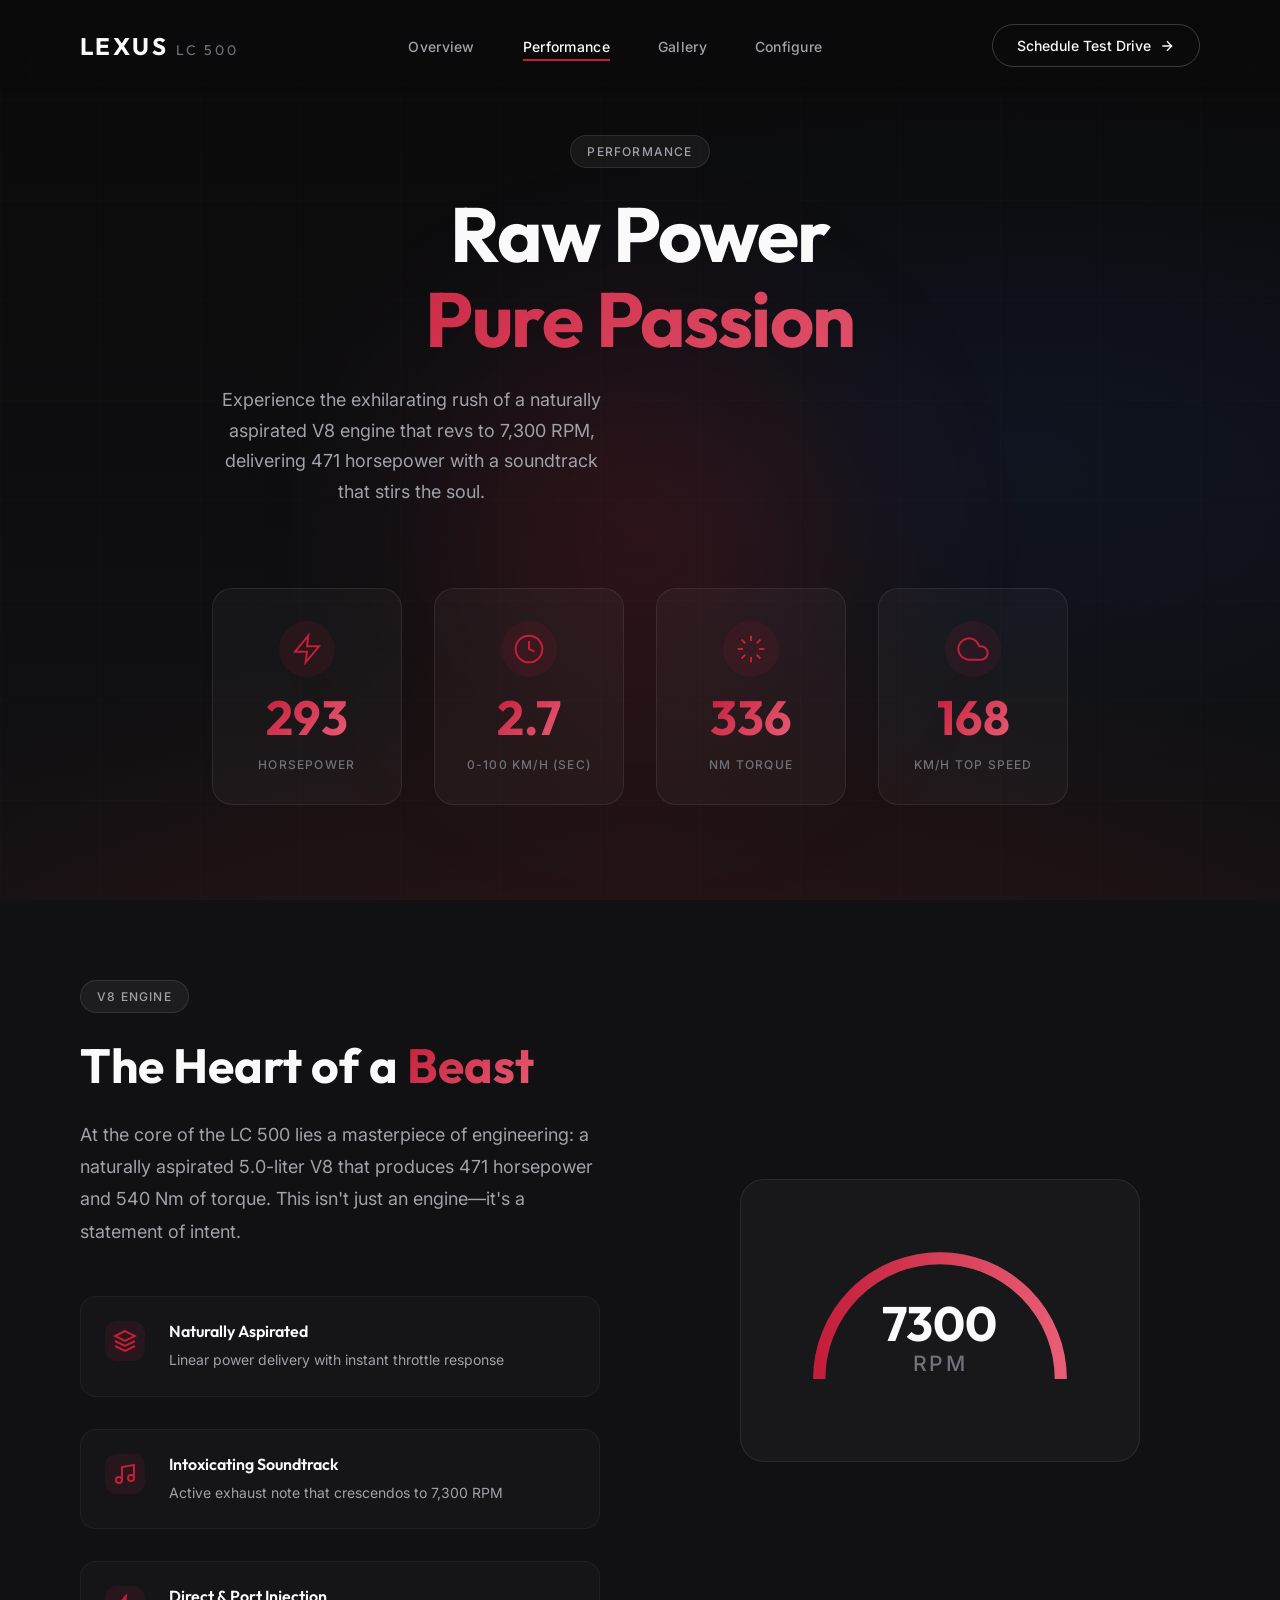
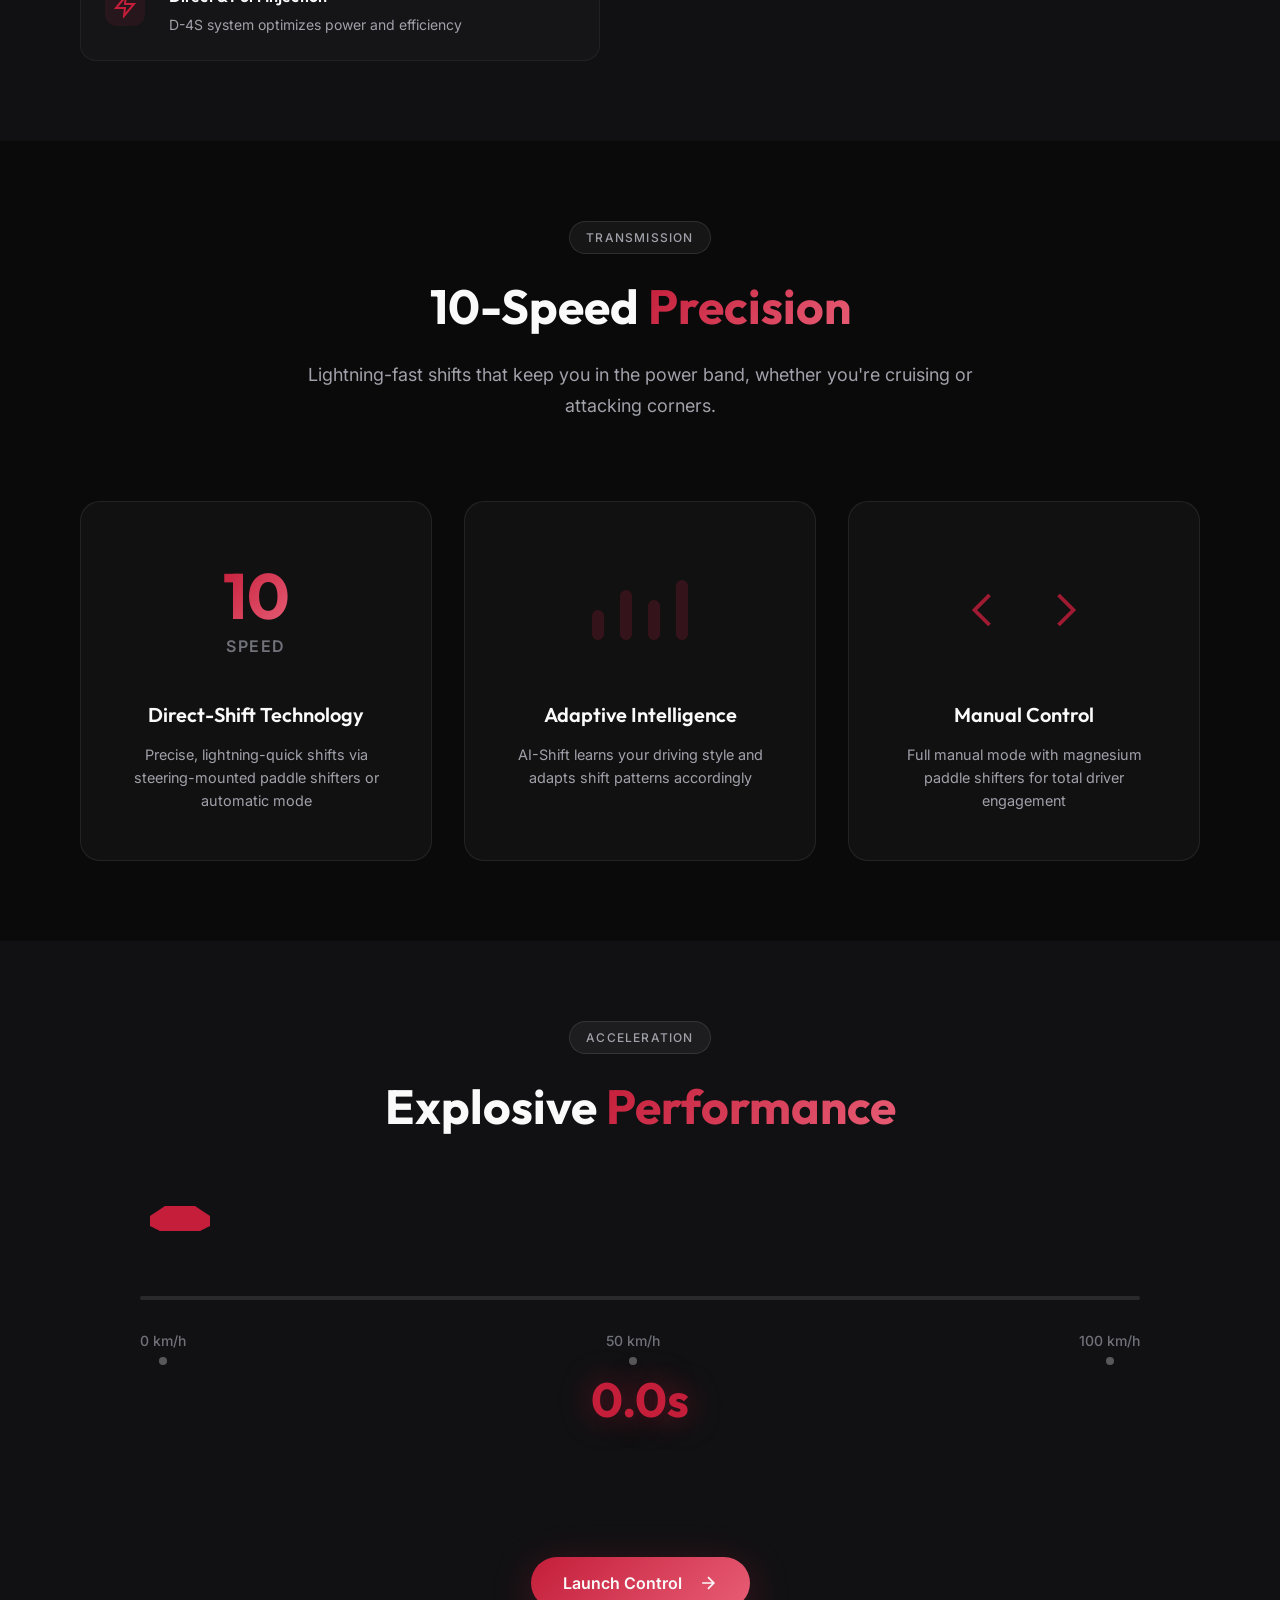
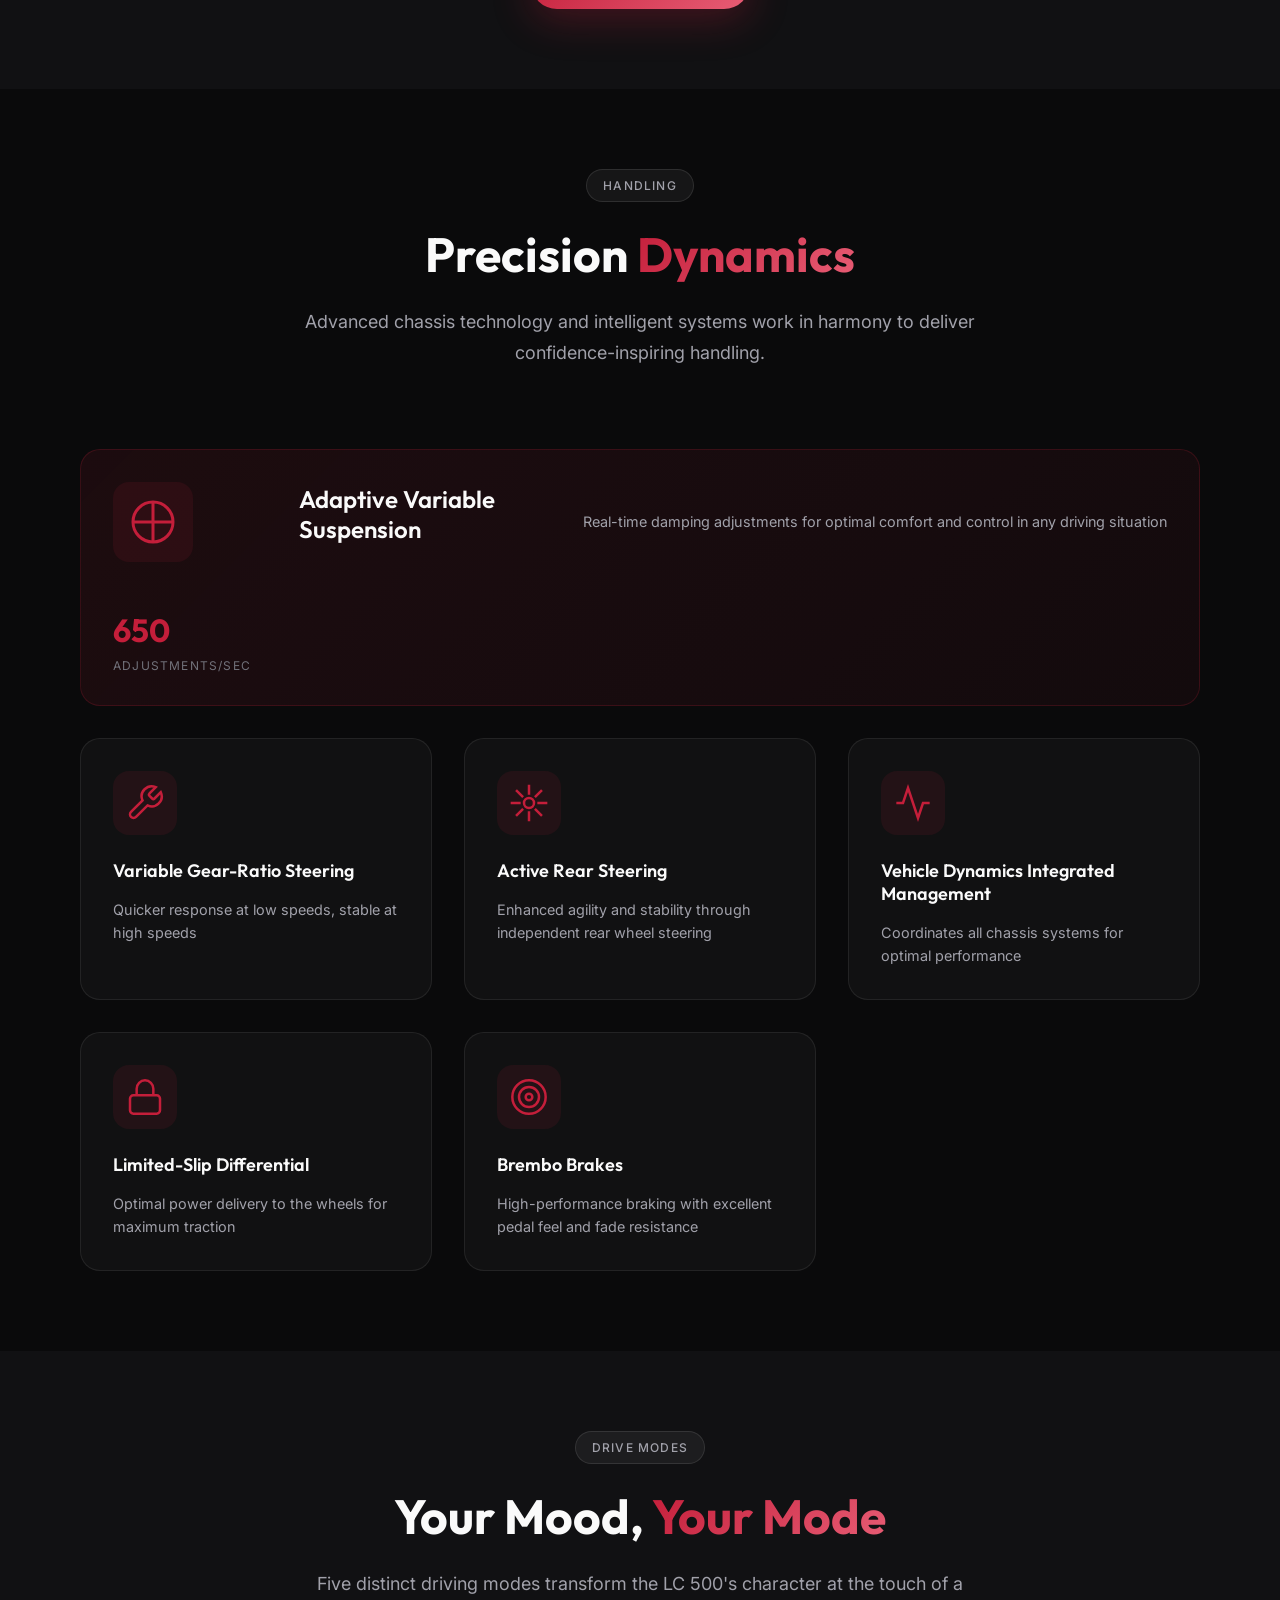
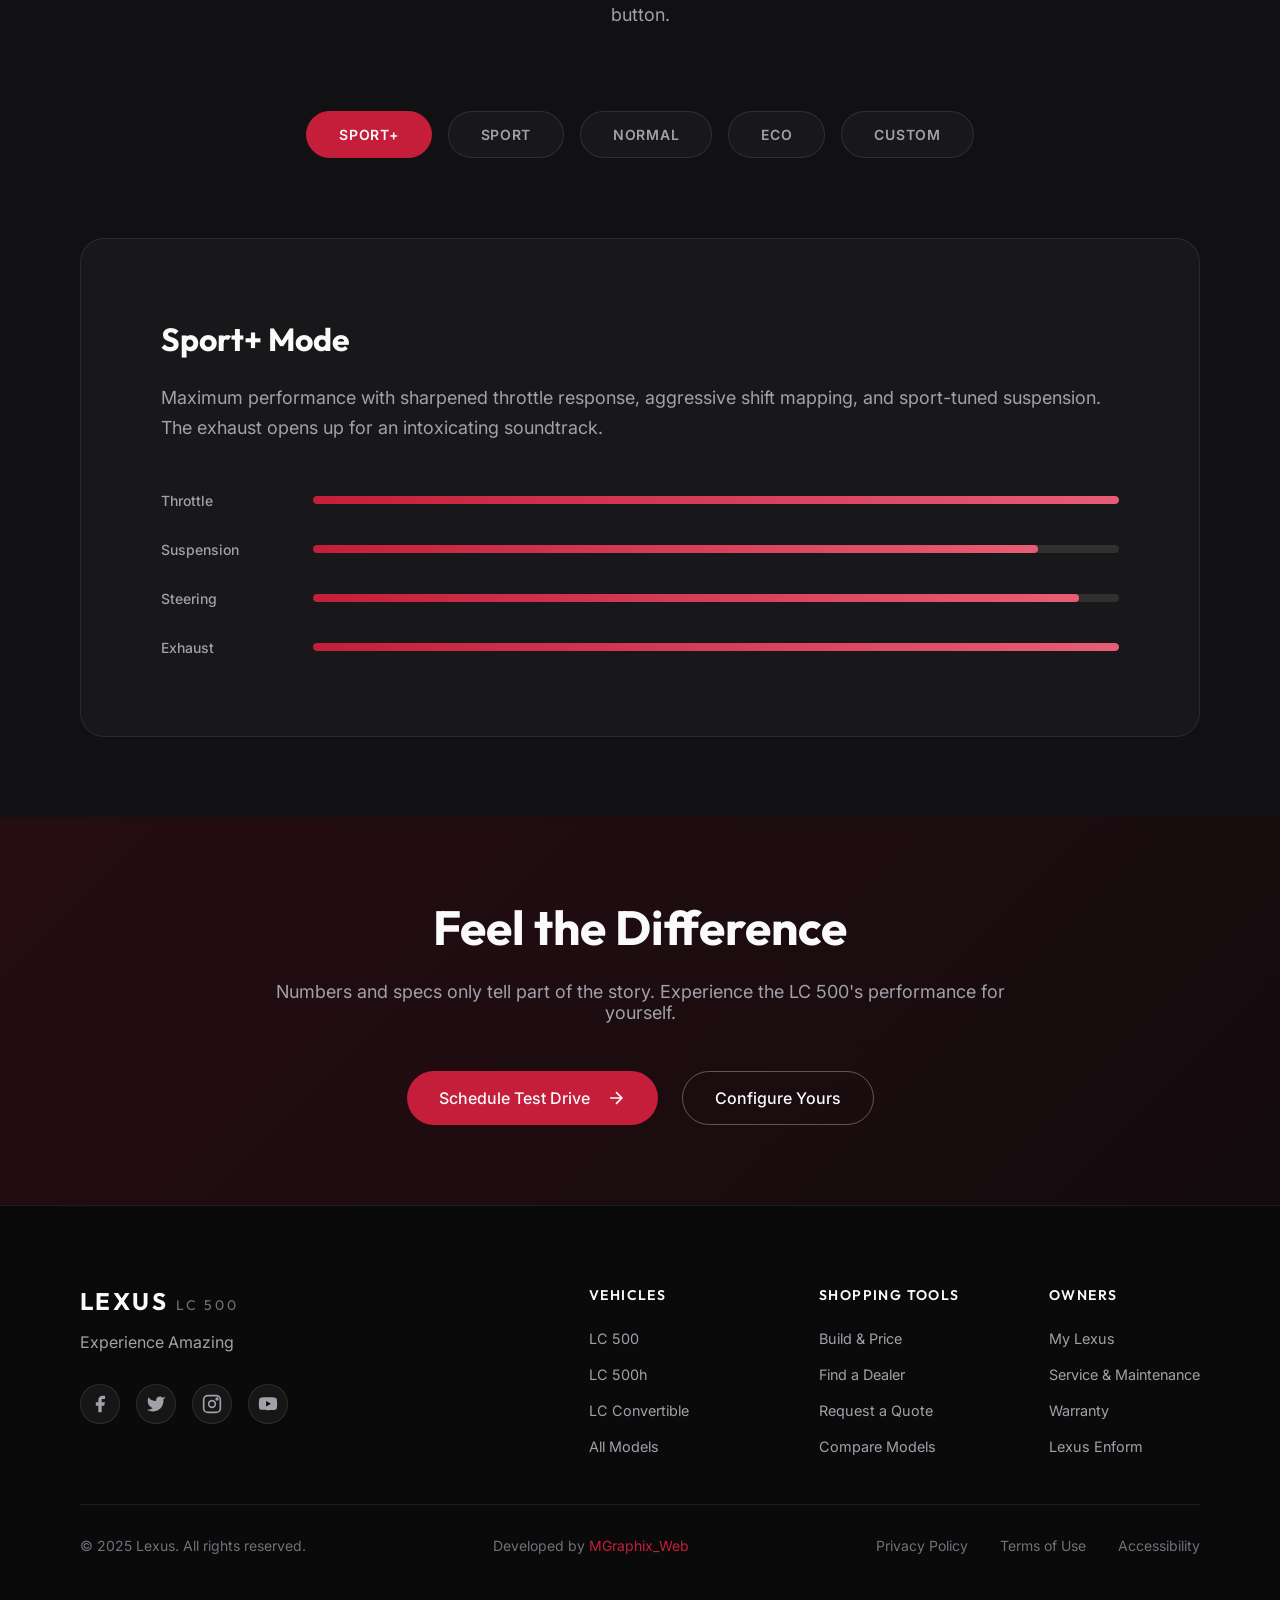
<file: performance.html>
<!DOCTYPE html>
<html lang="en">
<head>
  <meta charset="UTF-8">
  <meta name="viewport" content="width=device-width, initial-scale=1.0, maximum-scale=5.0, user-scalable=yes">
  <title>Lexus LC 500 | Performance</title>
  <link rel="stylesheet" href="style.css">
  <link rel="stylesheet" href="performance.css">
  <link rel="preconnect" href="https://fonts.googleapis.com">
  <link rel="preconnect" href="https://fonts.gstatic.com" crossorigin>
  <link href="https://fonts.googleapis.com/css2?family=Inter:wght@300;400;500;600;700&family=Outfit:wght@300;400;500;600;700;800&display=swap" rel="stylesheet">
</head>
<body>
  <!-- Navigation -->
  <nav class="navbar">
    <div class="logo">
      <span class="logo-text">LEXUS</span>
      <span class="logo-accent">LC 500</span>
    </div>
    <ul class="nav-links">
      <li><a href="overview.html" class="nav-link">Overview</a></li>
      <li><a href="performance.html" class="nav-link active">Performance</a></li>
      <li><a href="gallery.html" class="nav-link">Gallery</a></li>
      <li><a href="index.html" class="nav-link">Configure</a></li>
    </ul>
    <button class="hamburger" aria-label="Toggle menu" aria-expanded="false">
      <span class="hamburger-line"></span>
      <span class="hamburger-line"></span>
      <span class="hamburger-line"></span>
    </button>
    <button class="cta-button">
      <span>Schedule Test Drive</span>
      <svg width="16" height="16" viewBox="0 0 24 24" fill="none" stroke="currentColor" stroke-width="2">
        <path d="M5 12h14M12 5l7 7-7 7"/>
      </svg>
    </button>
  </nav>

  <!-- Mobile Navigation -->
  <div class="mobile-nav-overlay"></div>
  <div class="mobile-nav">
    <ul class="mobile-nav-links">
      <li><a href="overview.html" class="mobile-nav-link">Overview</a></li>
      <li><a href="performance.html" class="mobile-nav-link active">Performance</a></li>
      <li><a href="gallery.html" class="mobile-nav-link">Gallery</a></li>
      <li><a href="index.html" class="mobile-nav-link">Configure</a></li>
    </ul>
    <button class="mobile-cta-button">
      Schedule Test Drive
      <svg width="16" height="16" viewBox="0 0 24 24" fill="none" stroke="currentColor" stroke-width="2">
        <path d="M5 12h14M12 5l7 7-7 7"/>
      </svg>
    </button>
  </div>

  <!-- Performance Hero -->
  <section class="performance-hero">
    <div class="bg-gradient"></div>
    <div class="bg-glow red"></div>
    <div class="grid-overlay"></div>
    
    <div class="performance-hero-content">
      <span class="badge">Performance</span>
      <h1 class="headline">
        <span class="line">Raw Power</span>
        <span class="line accent">Pure Passion</span>
      </h1>
      <p class="subtitle">
        Experience the exhilarating rush of a naturally aspirated V8 engine that revs to 7,300 RPM, 
        delivering 471 horsepower with a soundtrack that stirs the soul.
      </p>
      
      <div class="hero-stats-grid">
        <div class="hero-stat-card">
          <div class="stat-icon">
            <svg width="32" height="32" viewBox="0 0 24 24" fill="none" stroke="currentColor" stroke-width="1.5">
              <path d="M13 2L3 14h9l-1 8 10-12h-9l1-8z"/>
            </svg>
          </div>
          <div class="stat-number" data-target="471">0</div>
          <div class="stat-unit">Horsepower</div>
        </div>
        <div class="hero-stat-card">
          <div class="stat-icon">
            <svg width="32" height="32" viewBox="0 0 24 24" fill="none" stroke="currentColor" stroke-width="1.5">
              <circle cx="12" cy="12" r="10"/>
              <path d="M12 6v6l4 2"/>
            </svg>
          </div>
          <div class="stat-number" data-target="4.4">0</div>
          <div class="stat-unit">0-100 km/h (sec)</div>
        </div>
        <div class="hero-stat-card">
          <div class="stat-icon">
            <svg width="32" height="32" viewBox="0 0 24 24" fill="none" stroke="currentColor" stroke-width="1.5">
              <path d="M12 2v4M12 18v4M4.93 4.93l2.83 2.83M16.24 16.24l2.83 2.83M2 12h4M18 12h4M4.93 19.07l2.83-2.83M16.24 7.76l2.83-2.83"/>
            </svg>
          </div>
          <div class="stat-number" data-target="540">0</div>
          <div class="stat-unit">Nm Torque</div>
        </div>
        <div class="hero-stat-card">
          <div class="stat-icon">
            <svg width="32" height="32" viewBox="0 0 24 24" fill="none" stroke="currentColor" stroke-width="1.5">
              <path d="M18 10h-1.26A8 8 0 1 0 9 20h9a5 5 0 0 0 0-10z"/>
            </svg>
          </div>
          <div class="stat-number" data-target="270">0</div>
          <div class="stat-unit">km/h Top Speed</div>
        </div>
      </div>
    </div>
  </section>

  <!-- Engine Section -->
  <section class="engine-section">
    <div class="section-split">
      <div class="split-content">
        <span class="section-badge">V8 Engine</span>
        <h2 class="section-title">The Heart of a <span class="accent">Beast</span></h2>
        <p class="section-text">
          At the core of the LC 500 lies a masterpiece of engineering: a naturally aspirated 
          5.0-liter V8 that produces 471 horsepower and 540 Nm of torque. This isn't just an 
          engine—it's a statement of intent.
        </p>
        
        <div class="engine-features">
          <div class="engine-feature">
            <div class="feature-icon-small">
              <svg width="24" height="24" viewBox="0 0 24 24" fill="none" stroke="currentColor" stroke-width="2">
                <path d="M12 2L2 7l10 5 10-5-10-5z"/>
                <path d="M2 17l10 5 10-5"/>
                <path d="M2 12l10 5 10-5"/>
              </svg>
            </div>
            <div>
              <h4>Naturally Aspirated</h4>
              <p>Linear power delivery with instant throttle response</p>
            </div>
          </div>
          <div class="engine-feature">
            <div class="feature-icon-small">
              <svg width="24" height="24" viewBox="0 0 24 24" fill="none" stroke="currentColor" stroke-width="2">
                <path d="M9 18V5l12-2v13"/>
                <circle cx="6" cy="18" r="3"/>
                <circle cx="18" cy="16" r="3"/>
              </svg>
            </div>
            <div>
              <h4>Intoxicating Soundtrack</h4>
              <p>Active exhaust note that crescendos to 7,300 RPM</p>
            </div>
          </div>
          <div class="engine-feature">
            <div class="feature-icon-small">
              <svg width="24" height="24" viewBox="0 0 24 24" fill="none" stroke="currentColor" stroke-width="2">
                <path d="M13 2L3 14h9l-1 8 10-12h-9l1-8z"/>
              </svg>
            </div>
            <div>
              <h4>Direct & Port Injection</h4>
              <p>D-4S system optimizes power and efficiency</p>
            </div>
          </div>
        </div>
      </div>
      
      <div class="split-visual">
        <div class="performance-meter">
          <svg class="rpm-gauge" viewBox="0 0 200 120">
            <path class="gauge-bg" d="M 20 100 A 80 80 0 0 1 180 100" fill="none" stroke="rgba(255,255,255,0.1)" stroke-width="8"/>
            <path class="gauge-fill" d="M 20 100 A 80 80 0 0 1 180 100" fill="none" stroke="url(#gradient)" stroke-width="8" stroke-dasharray="251.2" stroke-dashoffset="251.2"/>
            <defs>
              <linearGradient id="gradient" x1="0%" y1="0%" x2="100%" y2="0%">
                <stop offset="0%" style="stop-color:#c41e3a"/>
                <stop offset="100%" style="stop-color:#e85d75"/>
              </linearGradient>
            </defs>
            <text x="100" y="75" text-anchor="middle" class="gauge-value">7300</text>
            <text x="100" y="95" text-anchor="middle" class="gauge-label">RPM</text>
          </svg>
        </div>
      </div>
    </div>
  </section>

  <!-- Transmission Section -->
  <section class="transmission-section">
    <div class="section-header">
      <span class="section-badge">Transmission</span>
      <h2 class="section-title">10-Speed <span class="accent">Precision</span></h2>
      <p class="section-subtitle">Lightning-fast shifts that keep you in the power band, whether you're cruising or attacking corners.</p>
    </div>

    <div class="transmission-grid">
      <div class="transmission-card">
        <div class="trans-visual">
          <div class="gear-display">
            <div class="gear-number">10</div>
            <div class="gear-label">Speed</div>
          </div>
        </div>
        <h3>Direct-Shift Technology</h3>
        <p>Precise, lightning-quick shifts via steering-mounted paddle shifters or automatic mode</p>
      </div>
      
      <div class="transmission-card">
        <div class="trans-visual">
          <div class="shift-indicator">
            <div class="shift-bar"></div>
            <div class="shift-bar"></div>
            <div class="shift-bar"></div>
            <div class="shift-bar"></div>
          </div>
        </div>
        <h3>Adaptive Intelligence</h3>
        <p>AI-Shift learns your driving style and adapts shift patterns accordingly</p>
      </div>
      
      <div class="transmission-card">
        <div class="trans-visual">
          <div class="paddle-icon">
            <svg width="60" height="60" viewBox="0 0 24 24" fill="none" stroke="currentColor" stroke-width="1.5">
              <path d="M15 18l-6-6 6-6"/>
            </svg>
            <svg width="60" height="60" viewBox="0 0 24 24" fill="none" stroke="currentColor" stroke-width="1.5">
              <path d="M9 18l6-6-6-6"/>
            </svg>
          </div>
        </div>
        <h3>Manual Control</h3>
        <p>Full manual mode with magnesium paddle shifters for total driver engagement</p>
      </div>
    </div>
  </section>

  <!-- Acceleration Visualization -->
  <section class="acceleration-section">
    <div class="acceleration-content">
      <span class="section-badge">Acceleration</span>
      <h2 class="section-title">Explosive <span class="accent">Performance</span></h2>
      
      <div class="acceleration-track">
        <div class="track-line"></div>
        <div class="track-car" id="trackCar">
          <svg width="80" height="40" viewBox="0 0 80 40" fill="currentColor">
            <path d="M10 20 L25 10 L55 10 L70 20 L70 30 L60 35 L20 35 L10 30 Z"/>
          </svg>
        </div>
        <div class="track-markers">
          <div class="track-marker">
            <div class="marker-label">0 km/h</div>
            <div class="marker-dot"></div>
          </div>
          <div class="track-marker">
            <div class="marker-label">50 km/h</div>
            <div class="marker-dot"></div>
          </div>
          <div class="track-marker">
            <div class="marker-label">100 km/h</div>
            <div class="marker-dot"></div>
          </div>
        </div>
        <div class="track-timer" id="trackTimer">0.0s</div>
      </div>
      
      <button class="acceleration-btn" id="accelBtn">
        <span>Launch Control</span>
        <svg width="20" height="20" viewBox="0 0 24 24" fill="none" stroke="currentColor" stroke-width="2">
          <path d="M5 12h14M12 5l7 7-7 7"/>
        </svg>
      </button>
    </div>
  </section>

  <!-- Handling Section -->
  <section class="handling-section">
    <div class="section-header">
      <span class="section-badge">Handling</span>
      <h2 class="section-title">Precision <span class="accent">Dynamics</span></h2>
      <p class="section-subtitle">Advanced chassis technology and intelligent systems work in harmony to deliver confidence-inspiring handling.</p>
    </div>

    <div class="handling-grid">
      <div class="handling-card featured">
        <div class="handling-icon">
          <svg width="48" height="48" viewBox="0 0 24 24" fill="none" stroke="currentColor" stroke-width="1.5">
            <circle cx="12" cy="12" r="10"/>
            <path d="M12 2v20M2 12h20"/>
          </svg>
        </div>
        <h3>Adaptive Variable Suspension</h3>
        <p>Real-time damping adjustments for optimal comfort and control in any driving situation</p>
        <div class="handling-stats">
          <div class="handling-stat">
            <span class="stat-val">650</span>
            <span class="stat-lbl">Adjustments/Sec</span>
          </div>
        </div>
      </div>

      <div class="handling-card">
        <div class="handling-icon">
          <svg width="40" height="40" viewBox="0 0 24 24" fill="none" stroke="currentColor" stroke-width="1.5">
            <path d="M14.7 6.3a1 1 0 0 0 0 1.4l1.6 1.6a1 1 0 0 0 1.4 0l3.77-3.77a6 6 0 0 1-7.94 7.94l-6.91 6.91a2.12 2.12 0 0 1-3-3l6.91-6.91a6 6 0 0 1 7.94-7.94l-3.76 3.76z"/>
          </svg>
        </div>
        <h3>Variable Gear-Ratio Steering</h3>
        <p>Quicker response at low speeds, stable at high speeds</p>
      </div>

      <div class="handling-card">
        <div class="handling-icon">
          <svg width="40" height="40" viewBox="0 0 24 24" fill="none" stroke="currentColor" stroke-width="1.5">
            <circle cx="12" cy="12" r="3"/>
            <path d="M12 1v6M12 17v6M4.22 4.22l4.24 4.24M15.54 15.54l4.24 4.24M1 12h6M17 12h6M4.22 19.78l4.24-4.24M15.54 8.46l4.24-4.24"/>
          </svg>
        </div>
        <h3>Active Rear Steering</h3>
        <p>Enhanced agility and stability through independent rear wheel steering</p>
      </div>

      <div class="handling-card">
        <div class="handling-icon">
          <svg width="40" height="40" viewBox="0 0 24 24" fill="none" stroke="currentColor" stroke-width="1.5">
            <path d="M22 12h-4l-3 9L9 3l-3 9H2"/>
          </svg>
        </div>
        <h3>Vehicle Dynamics Integrated Management</h3>
        <p>Coordinates all chassis systems for optimal performance</p>
      </div>

      <div class="handling-card">
        <div class="handling-icon">
          <svg width="40" height="40" viewBox="0 0 24 24" fill="none" stroke="currentColor" stroke-width="1.5">
            <rect x="3" y="11" width="18" height="11" rx="2"/>
            <path d="M7 11V7a5 5 0 0 1 10 0v4"/>
          </svg>
        </div>
        <h3>Limited-Slip Differential</h3>
        <p>Optimal power delivery to the wheels for maximum traction</p>
      </div>

      <div class="handling-card">
        <div class="handling-icon">
          <svg width="40" height="40" viewBox="0 0 24 24" fill="none" stroke="currentColor" stroke-width="1.5">
            <circle cx="12" cy="12" r="10"/>
            <circle cx="12" cy="12" r="6"/>
            <circle cx="12" cy="12" r="2"/>
          </svg>
        </div>
        <h3>Brembo Brakes</h3>
        <p>High-performance braking with excellent pedal feel and fade resistance</p>
      </div>
    </div>
  </section>

  <!-- Drive Modes Section -->
  <section class="drive-modes-section">
    <div class="section-header">
      <span class="section-badge">Drive Modes</span>
      <h2 class="section-title">Your Mood, <span class="accent">Your Mode</span></h2>
      <p class="section-subtitle">Five distinct driving modes transform the LC 500's character at the touch of a button.</p>
    </div>

    <div class="drive-modes-selector">
      <div class="mode-buttons">
        <button class="mode-btn active" data-mode="sport-plus">Sport+</button>
        <button class="mode-btn" data-mode="sport">Sport</button>
        <button class="mode-btn" data-mode="normal">Normal</button>
        <button class="mode-btn" data-mode="eco">Eco</button>
        <button class="mode-btn" data-mode="custom">Custom</button>
      </div>

      <div class="mode-display">
        <div class="mode-content active" data-mode="sport-plus">
          <h3>Sport+ Mode</h3>
          <p>Maximum performance with sharpened throttle response, aggressive shift mapping, 
             and sport-tuned suspension. The exhaust opens up for an intoxicating soundtrack.</p>
          <div class="mode-settings">
            <div class="setting-bar">
              <span>Throttle</span>
              <div class="bar"><div class="fill" style="width: 100%"></div></div>
            </div>
            <div class="setting-bar">
              <span>Suspension</span>
              <div class="bar"><div class="fill" style="width: 90%"></div></div>
            </div>
            <div class="setting-bar">
              <span>Steering</span>
              <div class="bar"><div class="fill" style="width: 95%"></div></div>
            </div>
            <div class="setting-bar">
              <span>Exhaust</span>
              <div class="bar"><div class="fill" style="width: 100%"></div></div>
            </div>
          </div>
        </div>

        <div class="mode-content" data-mode="sport">
          <h3>Sport Mode</h3>
          <p>Enhanced performance with quicker throttle response and firmer suspension, 
             perfect for spirited driving on your favorite roads.</p>
          <div class="mode-settings">
            <div class="setting-bar">
              <span>Throttle</span>
              <div class="bar"><div class="fill" style="width: 80%"></div></div>
            </div>
            <div class="setting-bar">
              <span>Suspension</span>
              <div class="bar"><div class="fill" style="width: 70%"></div></div>
            </div>
            <div class="setting-bar">
              <span>Steering</span>
              <div class="bar"><div class="fill" style="width: 75%"></div></div>
            </div>
            <div class="setting-bar">
              <span>Exhaust</span>
              <div class="bar"><div class="fill" style="width: 80%"></div></div>
            </div>
          </div>
        </div>

        <div class="mode-content" data-mode="normal">
          <h3>Normal Mode</h3>
          <p>Balanced performance and comfort for everyday driving. The perfect blend of 
             luxury and responsiveness for your daily commute.</p>
          <div class="mode-settings">
            <div class="setting-bar">
              <span>Throttle</span>
              <div class="bar"><div class="fill" style="width: 50%"></div></div>
            </div>
            <div class="setting-bar">
              <span>Suspension</span>
              <div class="bar"><div class="fill" style="width: 50%"></div></div>
            </div>
            <div class="setting-bar">
              <span>Steering</span>
              <div class="bar"><div class="fill" style="width: 50%"></div></div>
            </div>
            <div class="setting-bar">
              <span>Exhaust</span>
              <div class="bar"><div class="fill" style="width: 50%"></div></div>
            </div>
          </div>
        </div>

        <div class="mode-content" data-mode="eco">
          <h3>Eco Mode</h3>
          <p>Optimized for fuel efficiency with gentler throttle response and transmission 
             tuning. Still responsive when you need it.</p>
          <div class="mode-settings">
            <div class="setting-bar">
              <span>Throttle</span>
              <div class="bar"><div class="fill" style="width: 30%"></div></div>
            </div>
            <div class="setting-bar">
              <span>Suspension</span>
              <div class="bar"><div class="fill" style="width: 40%"></div></div>
            </div>
            <div class="setting-bar">
              <span>Steering</span>
              <div class="bar"><div class="fill" style="width: 35%"></div></div>
            </div>
            <div class="setting-bar">
              <span>Exhaust</span>
              <div class="bar"><div class="fill" style="width: 30%"></div></div>
            </div>
          </div>
        </div>

        <div class="mode-content" data-mode="custom">
          <h3>Custom Mode</h3>
          <p>Create your perfect driving experience by individually adjusting throttle, 
             suspension, steering, and exhaust settings to your preference.</p>
          <div class="mode-settings">
            <div class="setting-bar">
              <span>Throttle</span>
              <div class="bar"><div class="fill" style="width: 65%"></div></div>
            </div>
            <div class="setting-bar">
              <span>Suspension</span>
              <div class="bar"><div class="fill" style="width: 55%"></div></div>
            </div>
            <div class="setting-bar">
              <span>Steering</span>
              <div class="bar"><div class="fill" style="width: 60%"></div></div>
            </div>
            <div class="setting-bar">
              <span>Exhaust</span>
              <div class="bar"><div class="fill" style="width: 70%"></div></div>
            </div>
          </div>
        </div>
      </div>
    </div>
  </section>

  <!-- CTA Section -->
  <section class="performance-cta-section">
    <div class="performance-cta-content">
      <h2 class="performance-cta-title">Feel the Difference</h2>
      <p class="performance-cta-text">Numbers and specs only tell part of the story. Experience the LC 500's performance for yourself.</p>
      <div class="performance-cta-buttons">
        <button class="cta-button-large">
          <span>Schedule Test Drive</span>
          <svg width="20" height="20" viewBox="0 0 24 24" fill="none" stroke="currentColor" stroke-width="2">
            <path d="M5 12h14M12 5l7 7-7 7"/>
          </svg>
        </button>
        <a href="index.html" class="cta-button-outline">
          <span>Configure Yours</span>
        </a>
      </div>
    </div>
  </section>

  <!-- Footer -->
    <footer class="footer">
    <div class="footer-content">
      <div class="footer-brand">
        <div class="logo">
          <span class="logo-text">LEXUS</span>
          <span class="logo-accent">LC 500</span>
        </div>
        <p class="footer-tagline">Experience Amazing</p>
        <div class="social-links">
          <a href="#" class="social-link" aria-label="Facebook">
            <svg width="20" height="20" viewBox="0 0 24 24" fill="currentColor">
              <path d="M18 2h-3a5 5 0 0 0-5 5v3H7v4h3v8h4v-8h3l1-4h-4V7a1 1 0 0 1 1-1h3z"/>
            </svg>
          </a>
          <a href="#" class="social-link" aria-label="Twitter">
            <svg width="20" height="20" viewBox="0 0 24 24" fill="currentColor">
              <path d="M23 3a10.9 10.9 0 0 1-3.14 1.53 4.48 4.48 0 0 0-7.86 3v1A10.66 10.66 0 0 1 3 4s-4 9 5 13a11.64 11.64 0 0 1-7 2c9 5 20 0 20-11.5a4.5 4.5 0 0 0-.08-.83A7.72 7.72 0 0 0 23 3z"/>
            </svg>
          </a>
          <a href="#" class="social-link" aria-label="Instagram">
            <svg width="20" height="20" viewBox="0 0 24 24" fill="none" stroke="currentColor" stroke-width="2">
              <rect x="2" y="2" width="20" height="20" rx="5"/>
              <circle cx="12" cy="12" r="4"/>
              <circle cx="18" cy="6" r="1"/>
            </svg>
          </a>
          <a href="#" class="social-link" aria-label="YouTube">
            <svg width="20" height="20" viewBox="0 0 24 24" fill="currentColor">
              <path d="M22.54 6.42a2.78 2.78 0 0 0-1.94-2C18.88 4 12 4 12 4s-6.88 0-8.6.46a2.78 2.78 0 0 0-1.94 2A29 29 0 0 0 1 11.75a29 29 0 0 0 .46 5.33A2.78 2.78 0 0 0 3.4 19c1.72.46 8.6.46 8.6.46s6.88 0 8.6-.46a2.78 2.78 0 0 0 1.94-2 29 29 0 0 0 .46-5.25 29 29 0 0 0-.46-5.33z"/>
              <polygon points="9.75 15.02 15.5 11.75 9.75 8.48 9.75 15.02" fill="#0a0a0b"/>
            </svg>
          </a>
        </div>
      </div>

      <div class="footer-links">
        <div class="footer-column">
          <h4 class="footer-heading">Vehicles</h4>
          <ul class="footer-nav">
            <li><a href="#">LC 500</a></li>
            <li><a href="#">LC 500h</a></li>
            <li><a href="#">LC Convertible</a></li>
            <li><a href="#">All Models</a></li>
          </ul>
        </div>
        <div class="footer-column">
          <h4 class="footer-heading">Shopping Tools</h4>
          <ul class="footer-nav">
            <li><a href="#">Build & Price</a></li>
            <li><a href="#">Find a Dealer</a></li>
            <li><a href="#">Request a Quote</a></li>
            <li><a href="#">Compare Models</a></li>
          </ul>
        </div>
        <div class="footer-column">
          <h4 class="footer-heading">Owners</h4>
          <ul class="footer-nav">
            <li><a href="#">My Lexus</a></li>
            <li><a href="#">Service & Maintenance</a></li>
            <li><a href="#">Warranty</a></li>
            <li><a href="#">Lexus Enform</a></li>
          </ul>
        </div>
      </div>
    </div>

    <div class="footer-bottom">
      <p class="copyright">&copy; 2025 Lexus. All rights reserved.</p>
            <p class="copyright">Developed by <a class="MGraphix_Web" href="https://ayoolamuhammed.com.ng/" target="_blank">MGraphix_Web</a></p>
      <div class="footer-legal">
      <div class="footer-legal">
        <a href="#">Privacy Policy</a>
        <a href="#">Terms of Use</a>
        <a href="#">Accessibility</a>
      </div>
    </div>
  </footer>

    <script src="script.js"></script>
    <script src="performance.js"></script>
</body>
</html>
</file>
<file: style.css>
/* ========================================
   CSS Variables & Reset
======================================== */
:root {
  /* Colors */
  --bg-primary: #0a0a0b;
  --bg-secondary: #111113;
  --text-primary: #fafafa;
  --text-secondary: #a1a1aa;
  --text-muted: #71717a;
  --accent-red: #c41e3a;
  --accent-blue: #1e3a5f;
  --accent-glow: rgba(196, 30, 58, 0.4);

  /* Typography */
  --font-display: "Outfit", sans-serif;
  --font-body: "Inter", sans-serif;

  /* Spacing */
  --space-xs: 0.5rem;
  --space-sm: 1rem;
  --space-md: 1.5rem;
  --space-lg: 2rem;
  --space-xl: 3rem;
  --space-2xl: 5rem;

  /* Transitions */
  --ease-out-expo: cubic-bezier(0.16, 1, 0.3, 1);
  --ease-out-quart: cubic-bezier(0.25, 1, 0.5, 1);
  --duration-fast: 200ms;
  --duration-normal: 400ms;
  --duration-slow: 800ms;
}

*,
*::before,
*::after {
  margin: 0;
  padding: 0;
  box-sizing: border-box;
}

html {
  scroll-behavior: smooth;
}

body {
  font-family: var(--font-body);
  background: var(--bg-primary);
  color: var(--text-primary);
  overflow-x: hidden;
  -webkit-font-smoothing: antialiased;
}

/* ========================================
   Navigation
======================================== */
.navbar {
  position: fixed;
  top: 0;
  left: 0;
  right: 0;
  z-index: 100;
  display: flex;
  align-items: center;
  justify-content: space-between;
  padding: var(--space-md) var(--space-2xl);
  background: linear-gradient(to bottom, rgba(10, 10, 11, 0.9), transparent);
  backdrop-filter: blur(10px);
}

.logo {
  display: flex;
  align-items: baseline;
  gap: var(--space-xs);
}

.logo-text {
  font-family: var(--font-display);
  font-size: 1.5rem;
  font-weight: 700;
  letter-spacing: 0.1em;
}

.logo-accent {
  font-family: var(--font-display);
  font-size: 0.875rem;
  font-weight: 400;
  color: var(--text-muted);
  letter-spacing: 0.2em;
}

.nav-links {
  display: flex;
  list-style: none;
  gap: var(--space-xl);
}

.nav-link {
  color: var(--text-secondary);
  text-decoration: none;
  font-size: 0.875rem;
  font-weight: 500;
  letter-spacing: 0.02em;
  transition: color var(--duration-fast) var(--ease-out-quart);
  position: relative;
}

.nav-link::after {
  content: "";
  position: absolute;
  bottom: -6px;
  left: 0;
  width: 0;
  height: 2px;
  background: var(--accent-red);
  transition: width var(--duration-normal) var(--ease-out-expo);
}

.nav-link:hover,
.nav-link.active {
  color: var(--text-primary);
}

.nav-link:hover::after,
.nav-link.active::after {
  width: 100%;
}

.cta-button {
  display: flex;
  align-items: center;
  gap: var(--space-xs);
  padding: 0.75rem 1.5rem;
  background: transparent;
  border: 1px solid rgba(255, 255, 255, 0.2);
  border-radius: 100px;
  color: var(--text-primary);
  font-family: var(--font-body);
  font-size: 0.875rem;
  font-weight: 500;
  cursor: pointer;
  transition: all var(--duration-normal) var(--ease-out-expo);
}

.cta-button:hover {
  background: var(--text-primary);
  color: var(--bg-primary);
  border-color: var(--text-primary);
  transform: scale(1.02);
}

.cta-button svg {
  transition: transform var(--duration-normal) var(--ease-out-expo);
}

.cta-button:hover svg {
  transform: translateX(4px);
}

/* Hamburger Menu */
.hamburger {
  display: none;
  flex-direction: column;
  justify-content: center;
  align-items: center;
  gap: 5px;
  width: 40px;
  height: 40px;
  background: transparent;
  border: 1px solid rgba(255, 255, 255, 0.2);
  border-radius: 8px;
  cursor: pointer;
  padding: 8px;
  transition: all var(--duration-normal) var(--ease-out-expo);
  z-index: 110;
}

.hamburger:hover {
  border-color: rgba(255, 255, 255, 0.4);
  background: rgba(255, 255, 255, 0.05);
}

.hamburger-line {
  width: 20px;
  height: 2px;
  background: var(--text-primary);
  border-radius: 2px;
  transition: all var(--duration-normal) var(--ease-out-expo);
}

.hamburger.active .hamburger-line:nth-child(1) {
  transform: rotate(45deg) translate(5px, 5px);
}

.hamburger.active .hamburger-line:nth-child(2) {
  opacity: 0;
  transform: translateX(-10px);
}

.hamburger.active .hamburger-line:nth-child(3) {
  transform: rotate(-45deg) translate(5px, -5px);
}

/* Mobile Navigation Overlay */
.mobile-nav-overlay {
  position: fixed;
  inset: 0;
  background: rgba(0, 0, 0, 0.7);
  backdrop-filter: blur(5px);
  opacity: 0;
  visibility: hidden;
  transition: all var(--duration-normal) var(--ease-out-expo);
  z-index: 95;
}

.mobile-nav-overlay.active {
  opacity: 1;
  visibility: visible;
}

/* Mobile Navigation Panel */
.mobile-nav {
  position: fixed;
  top: 0;
  right: -100%;
  width: 280px;
  max-width: 80vw;
  height: 100vh;
  background: var(--bg-secondary);
  border-left: 1px solid rgba(255, 255, 255, 0.1);
  padding: 100px var(--space-lg) var(--space-lg);
  display: flex;
  flex-direction: column;
  gap: var(--space-xl);
  z-index: 99;
  transition: right var(--duration-normal) var(--ease-out-expo);
}

.mobile-nav.active {
  right: 0;
}

.mobile-nav-links {
  list-style: none;
  display: flex;
  flex-direction: column;
  gap: var(--space-sm);
}

.mobile-nav-link {
  display: block;
  color: var(--text-secondary);
  text-decoration: none;
  font-size: 1.125rem;
  font-weight: 500;
  padding: var(--space-sm) 0;
  border-bottom: 1px solid rgba(255, 255, 255, 0.05);
  transition: all var(--duration-fast) var(--ease-out-quart);
}

.mobile-nav-link:hover,
.mobile-nav-link.active {
  color: var(--text-primary);
  padding-left: var(--space-sm);
}

.mobile-nav-link.active {
  color: var(--accent-red);
}

.mobile-cta-button {
  display: flex;
  align-items: center;
  justify-content: center;
  gap: var(--space-xs);
  padding: 1rem 1.5rem;
  background: var(--accent-red);
  border: none;
  border-radius: 100px;
  color: var(--text-primary);
  font-family: var(--font-body);
  font-size: 0.9rem;
  font-weight: 500;
  cursor: pointer;
  transition: all var(--duration-normal) var(--ease-out-expo);
  margin-top: auto;
}

.mobile-cta-button:hover {
  background: #a01830;
  transform: scale(1.02);
}

.mobile-cta-button svg {
  transition: transform var(--duration-normal) var(--ease-out-expo);
}

.mobile-cta-button:hover svg {
  transform: translateX(4px);
}

/* ========================================
   3D Modal Styles
======================================== */
.modal-overlay {
  position: fixed;
  inset: 0;
  background: rgba(0, 0, 0, 0.95);
  backdrop-filter: blur(10px);
  z-index: 1000;
  display: flex;
  align-items: center;
  justify-content: center;
  opacity: 0;
  visibility: hidden;
  transition: all var(--duration-normal) var(--ease-out-expo);
}

.modal-overlay.active {
  opacity: 1;
  visibility: visible;
}

.modal-content {
  position: relative;
  width: 95%;
  max-width: 1200px;
  height: 85vh;
  background: var(--bg-secondary);
  border: 1px solid rgba(255, 255, 255, 0.1);
  border-radius: 24px;
  overflow: hidden;
  display: flex;
  flex-direction: column;
  transform: scale(0.9) translateY(20px);
  transition: transform var(--duration-normal) var(--ease-out-expo);
}

.modal-overlay.active .modal-content {
  transform: scale(1) translateY(0);
}

.modal-close {
  position: absolute;
  top: var(--space-md);
  right: var(--space-md);
  width: 48px;
  height: 48px;
  display: flex;
  align-items: center;
  justify-content: center;
  background: rgba(255, 255, 255, 0.1);
  border: 1px solid rgba(255, 255, 255, 0.2);
  border-radius: 50%;
  color: var(--text-primary);
  cursor: pointer;
  transition: all var(--duration-fast) var(--ease-out-expo);
  z-index: 10;
}

.modal-close:hover {
  background: var(--accent-red);
  border-color: var(--accent-red);
  transform: rotate(90deg);
}

.modal-header {
  padding: var(--space-lg);
  text-align: center;
  border-bottom: 1px solid rgba(255, 255, 255, 0.1);
}

.modal-title {
  font-family: var(--font-display);
  font-size: 1.5rem;
  font-weight: 700;
  margin-bottom: var(--space-xs);
}

.modal-subtitle {
  font-size: 0.875rem;
  color: var(--text-muted);
}

#canvas-container {
  flex: 1;
  position: relative;
  background: radial-gradient(ellipse at center, #1a1a1d 0%, #0a0a0b 100%);
}

#canvas-container canvas {
  width: 100% !important;
  height: 100% !important;
  display: block;
}

.loading-spinner {
  position: absolute;
  top: 50%;
  left: 50%;
  transform: translate(-50%, -50%);
  display: flex;
  flex-direction: column;
  align-items: center;
  gap: var(--space-md);
  color: var(--text-secondary);
  font-size: 0.9rem;
}

.spinner {
  width: 48px;
  height: 48px;
  border: 3px solid rgba(255, 255, 255, 0.1);
  border-top-color: var(--accent-red);
  border-radius: 50%;
  animation: spin 1s linear infinite;
}

@keyframes spin {
  to {
    transform: rotate(360deg);
  }
}

.loading-spinner.hidden {
  display: none;
}

/* ========================================
   3D Color Picker Panel
======================================== */
/* Added styles for 3D viewer color picker */
.color-picker-3d {
  position: absolute;
  bottom: var(--space-lg);
  left: 50%;
  transform: translateX(-50%);
  display: flex;
  flex-direction: column;
  align-items: center;
  gap: var(--space-sm);
  padding: var(--space-md) var(--space-xl);
  background: rgba(10, 10, 11, 0.85);
  backdrop-filter: blur(20px);
  border: 1px solid rgba(255, 255, 255, 0.1);
  border-radius: 100px;
  z-index: 10;
  opacity: 0;
  transform: translateX(-50%) translateY(20px);
  transition: all var(--duration-normal) var(--ease-out-expo);
}

.color-picker-3d.visible {
  opacity: 1;
  transform: translateX(-50%) translateY(0);
}

.picker-label {
  font-size: 0.7rem;
  font-weight: 600;
  text-transform: uppercase;
  letter-spacing: 0.1em;
  color: var(--text-muted);
}

.picker-options {
  display: flex;
  gap: var(--space-sm);
}

.picker-btn {
  position: relative;
  width: 40px;
  height: 40px;
  border-radius: 50%;
  border: none;
  cursor: pointer;
  transition: transform var(--duration-fast) var(--ease-out-expo);
  background: transparent;
  padding: 0;
}

.picker-btn:hover {
  transform: scale(1.15);
}

.picker-fill {
  position: absolute;
  inset: 4px;
  border-radius: 50%;
  transition: all var(--duration-fast) var(--ease-out-expo);
}

.picker-ring {
  position: absolute;
  inset: 0;
  border-radius: 50%;
  border: 2px solid transparent;
  transition: all var(--duration-fast) var(--ease-out-expo);
}

.picker-btn.active .picker-ring {
  border-color: var(--accent-red);
  inset: -4px;
}

.picker-btn[data-color="white"] .picker-fill {
  border: 1px solid rgba(255, 255, 255, 0.3);
}

.picker-color-name {
  font-size: 0.85rem;
  font-weight: 500;
  color: var(--text-secondary);
  min-width: 100px;
  text-align: center;
}

/* ========================================
   View in 3D Button
======================================== */
.view-3d-button {
  display: inline-flex;
  align-items: center;
  gap: var(--space-sm);
  padding: 1rem 2rem;
  margin-top: var(--space-lg);
  background: linear-gradient(135deg, var(--accent-red), #e85d75);
  border: none;
  border-radius: 100px;
  color: var(--text-primary);
  font-family: var(--font-body);
  font-size: 1rem;
  font-weight: 600;
  cursor: pointer;
  transition: all var(--duration-normal) var(--ease-out-expo);
  box-shadow: 0 10px 40px rgba(196, 30, 58, 0.3);
}

.view-3d-button:hover {
  transform: translateY(-3px) scale(1.02);
  box-shadow: 0 15px 50px rgba(196, 30, 58, 0.4);
}

.view-3d-button:active {
  transform: translateY(-1px) scale(0.98);
}

.view-3d-button svg {
  transition: transform var(--duration-normal) var(--ease-out-expo);
}

.view-3d-button:hover svg {
  transform: rotateY(180deg);
}

/* ========================================
   Hero Section
======================================== */
.hero {
  position: relative;
  min-height: 100vh;
  display: flex;
  align-items: center;
  overflow: hidden;
}

/* Background Elements */
.bg-gradient {
  position: absolute;
  inset: 0;
  background:
    radial-gradient(
      ellipse 80% 50% at 50% 120%,
      rgba(220, 38, 38, 0.15),
      transparent
    ),
    radial-gradient(
      ellipse 60% 40% at 80% 50%,
      rgba(37, 99, 235, 0.08),
      transparent
    ),
    linear-gradient(180deg, var(--bg-primary) 0%, var(--bg-secondary) 100%);
}

.bg-glow {
  position: absolute;
  width: 600px;
  height: 600px;
  left: 50%;
  top: 60%;
  transform: translate(-50%, -50%);
  background: radial-gradient(circle, var(--accent-glow), transparent 70%);
  opacity: 0.5;
  filter: blur(80px);
  pointer-events: none;
  transition: background var(--duration-slow) var(--ease-out-expo);
}

.grid-overlay {
  position: absolute;
  inset: 0;
  background-image:
    linear-gradient(rgba(255, 255, 255, 0.02) 1px, transparent 1px),
    linear-gradient(90deg, rgba(255, 255, 255, 0.02) 1px, transparent 1px);
  background-size: 100px 100px;
  opacity: 0.5;
}

/* Hero Content Layout */
.hero-content {
  position: relative;
  width: 100%;
  max-width: 1600px;
  margin: 0 auto;
  padding: var(--space-2xl);
  display: grid;
  grid-template-columns: 1fr 1.5fr auto;
  align-items: center;
  gap: var(--space-xl);
}

/* Text Content */
.text-content {
  z-index: 10;
  opacity: 0;
  transform: translateY(30px);
  animation: fadeInUp 1s var(--ease-out-expo) 0.3s forwards;
}

.badge {
  display: inline-block;
  padding: 0.5rem 1rem;
  background: rgba(255, 255, 255, 0.05);
  border: 1px solid rgba(255, 255, 255, 0.1);
  border-radius: 100px;
  font-size: 0.75rem;
  font-weight: 500;
  letter-spacing: 0.1em;
  text-transform: uppercase;
  color: var(--text-secondary);
  margin-bottom: var(--space-md);
}

.headline {
  font-family: var(--font-display);
  font-size: clamp(3rem, 6vw, 5rem);
  font-weight: 700;
  line-height: 1.1;
  letter-spacing: -0.02em;
  margin-bottom: var(--space-md);
}

.headline .line {
  display: block;
}

.headline .accent {
  background: linear-gradient(135deg, var(--accent-red), #e85d75);
  -webkit-background-clip: text;
  -webkit-text-fill-color: transparent;
  background-clip: text;
}

.subtitle {
  font-size: 1.125rem;
  line-height: 1.7;
  color: var(--text-secondary);
  max-width: 400px;
  margin-bottom: var(--space-xl);
}

/* Stats */
.stats {
  display: flex;
  gap: var(--space-xl);
}

.stat {
  display: flex;
  flex-direction: column;
  gap: var(--space-xs);
}

.stat-value {
  font-family: var(--font-display);
  font-size: 2rem;
  font-weight: 600;
  letter-spacing: -0.02em;
}

.stat-value small {
  font-size: 1rem;
  font-weight: 400;
  color: var(--text-muted);
  margin-left: 2px;
}

.stat-label {
  font-size: 0.75rem;
  font-weight: 500;
  text-transform: uppercase;
  letter-spacing: 0.1em;
  color: var(--text-muted);
}

/* ========================================
   Car Display
======================================== */
.car-container {
  position: relative;
  display: flex;
  align-items: center;
  justify-content: center;
}

.car-wrapper {
  position: relative;
  width: 100%;
  max-width: 800px;
  opacity: 0;
  transform: translateX(-100px);
  animation: slideInCar 1.2s var(--ease-out-expo) 0.5s forwards;
}

.car-image {
  width: 100%;
  height: auto;
  object-fit: contain;
  position: absolute;
  top: 0;
  left: 0;
  opacity: 0;
  transform: scale(0.95);
  transition:
    opacity var(--duration-slow) var(--ease-out-expo),
    transform var(--duration-slow) var(--ease-out-expo);
  filter: drop-shadow(0 40px 80px rgba(0, 0, 0, 0.5));
}

.car-image:first-child {
  position: relative;
}

.car-image.active {
  opacity: 1;
  transform: scale(1);
  animation: floatCar 4s ease-in-out infinite;
  animation-delay: 1.7s;
}

.car-shadow {
  position: absolute;
  bottom: -40px;
  left: 50%;
  transform: translateX(-50%);
  width: 70%;
  height: 40px;
  background: radial-gradient(ellipse, rgba(0, 0, 0, 0.4), transparent 70%);
  filter: blur(20px);
  opacity: 0;
  animation: fadeIn 1s var(--ease-out-expo) 1.2s forwards;
}

/* ========================================
   Color Panel
======================================== */
.color-panel {
  display: flex;
  flex-direction: column;
  align-items: center;
  gap: var(--space-md);
  padding: var(--space-lg);
  background: rgba(255, 255, 255, 0.03);
  border: 1px solid rgba(255, 255, 255, 0.08);
  border-radius: 24px;
  backdrop-filter: blur(20px);
  opacity: 0;
  transform: translateX(30px);
  animation: fadeInRight 1s var(--ease-out-expo) 0.8s forwards;
}

.panel-label {
  font-size: 0.75rem;
  font-weight: 500;
  text-transform: uppercase;
  letter-spacing: 0.15em;
  color: var(--text-muted);
}

.color-options {
  display: flex;
  flex-direction: column;
  gap: var(--space-sm);
}

.color-btn {
  position: relative;
  width: 48px;
  height: 48px;
  border-radius: 50%;
  border: none;
  background: transparent;
  cursor: pointer;
  transition: transform var(--duration-fast) var(--ease-out-expo);
}

.color-btn:hover {
  transform: scale(1.1);
}

.color-btn:active {
  transform: scale(0.95);
}

.color-fill {
  position: absolute;
  inset: 6px;
  border-radius: 50%;
  transition: transform var(--duration-normal) var(--ease-out-expo);
}

.color-ring {
  position: absolute;
  inset: 0;
  border-radius: 50%;
  border: 2px solid transparent;
  transition:
    border-color var(--duration-normal) var(--ease-out-expo),
    box-shadow var(--duration-normal) var(--ease-out-expo);
}

.color-btn.active .color-ring {
  border-color: rgba(255, 255, 255, 0.6);
  box-shadow: 0 0 20px var(--accent-glow);
}

.color-btn.active .color-fill {
  transform: scale(0.85);
}

.color-name {
  font-size: 0.875rem;
  font-weight: 500;
  color: var(--text-secondary);
  text-align: center;
  min-width: 100px;
  transition: opacity var(--duration-fast) var(--ease-out-expo);
}

/* ========================================
   Scroll Indicator
======================================== */
.scroll-indicator {
  position: absolute;
  bottom: var(--space-xl);
  left: 50%;
  transform: translateX(-50%);
  display: flex;
  flex-direction: column;
  align-items: center;
  gap: var(--space-sm);
  opacity: 0;
  animation: fadeIn 1s var(--ease-out-expo) 1.5s forwards;
}

.scroll-indicator span {
  font-size: 0.75rem;
  font-weight: 500;
  text-transform: uppercase;
  letter-spacing: 0.15em;
  color: var(--text-muted);
}

.scroll-line {
  width: 1px;
  height: 40px;
  background: linear-gradient(to bottom, var(--text-muted), transparent);
  animation: scrollPulse 2s ease-in-out infinite;
}

/* ========================================
   Animations
======================================== */
@keyframes fadeInUp {
  to {
    opacity: 1;
    transform: translateY(0);
  }
}

@keyframes fadeIn {
  to {
    opacity: 1;
  }
}

@keyframes fadeInRight {
  to {
    opacity: 1;
    transform: translateX(0);
  }
}

@keyframes slideInCar {
  to {
    opacity: 1;
    transform: translateX(0);
  }
}

@keyframes floatCar {
  0%,
  100% {
    transform: scale(1) translateY(0);
  }
  50% {
    transform: scale(1) translateY(-10px);
  }
}

@keyframes scrollPulse {
  0%,
  100% {
    opacity: 0.3;
    transform: scaleY(1);
  }
  50% {
    opacity: 1;
    transform: scaleY(1.2);
  }
}

/* Color-specific glow transitions */
.bg-glow.red {
  background: radial-gradient(circle, rgba(220, 38, 38, 0.4), transparent 70%);
}

.bg-glow.blue {
  background: radial-gradient(circle, rgba(37, 99, 235, 0.4), transparent 70%);
}

.bg-glow.black {
  background: radial-gradient(circle, rgba(39, 39, 42, 0.4), transparent 70%);
}

.bg-glow.white {
  background: radial-gradient(
    circle,
    rgba(250, 250, 250, 0.2),
    transparent 70%
  );
}

/* ========================================
   Section Styles (Shared)
======================================== */
.section-header {
  text-align: center;
  max-width: 700px;
  margin: 0 auto var(--space-2xl);
}

.section-badge {
  display: inline-block;
  padding: 0.5rem 1rem;
  background: rgba(255, 255, 255, 0.05);
  border: 1px solid rgba(255, 255, 255, 0.1);
  border-radius: 100px;
  font-size: 0.75rem;
  font-weight: 500;
  letter-spacing: 0.1em;
  text-transform: uppercase;
  color: var(--text-secondary);
  margin-bottom: var(--space-md);
}

.section-title {
  font-family: var(--font-display);
  font-size: clamp(2rem, 4vw, 3rem);
  font-weight: 700;
  line-height: 1.2;
  margin-bottom: var(--space-md);
}

.section-title .accent {
  background: linear-gradient(135deg, var(--accent-red), #e85d75);
  -webkit-background-clip: text;
  -webkit-text-fill-color: transparent;
  background-clip: text;
}

.section-subtitle {
  font-size: 1.125rem;
  line-height: 1.7;
  color: var(--text-secondary);
}

/* ========================================
   Performance Section
======================================== */
.performance {
  padding: var(--space-2xl);
  background: var(--bg-secondary);
}

.performance-grid {
  display: grid;
  grid-template-columns: repeat(3, 1fr);
  gap: var(--space-lg);
  max-width: 1400px;
  margin: 0 auto;
}

.performance-card {
  background: rgba(255, 255, 255, 0.03);
  border: 1px solid rgba(255, 255, 255, 0.08);
  border-radius: 20px;
  padding: var(--space-lg);
  transition: all var(--duration-normal) var(--ease-out-expo);
}

.performance-card:hover {
  border-color: rgba(196, 30, 58, 0.3);
  transform: translateY(-5px);
  box-shadow: 0 20px 40px rgba(0, 0, 0, 0.3);
}

.performance-card.featured {
  grid-column: 1;
  grid-row: 1 / 3;
  background: linear-gradient(
    135deg,
    rgba(196, 30, 58, 0.1),
    rgba(196, 30, 58, 0.05)
  );
  border-color: rgba(196, 30, 58, 0.2);
}

.card-icon {
  width: 64px;
  height: 64px;
  display: flex;
  align-items: center;
  justify-content: center;
  background: rgba(255, 255, 255, 0.05);
  border-radius: 16px;
  margin-bottom: var(--space-md);
  color: var(--accent-red);
}

.performance-card.featured .card-icon {
  width: 80px;
  height: 80px;
  background: rgba(196, 30, 58, 0.2);
}

.card-title {
  font-family: var(--font-display);
  font-size: 1.25rem;
  font-weight: 600;
  margin-bottom: var(--space-sm);
}

.performance-card.featured .card-title {
  font-size: 1.5rem;
}

.card-description {
  font-size: 0.9rem;
  line-height: 1.6;
  color: var(--text-secondary);
}

.card-stats {
  display: flex;
  gap: var(--space-xl);
  margin-top: var(--space-lg);
  padding-top: var(--space-lg);
  border-top: 1px solid rgba(255, 255, 255, 0.1);
}

.card-stat {
  display: flex;
  flex-direction: column;
  gap: var(--space-xs);
}

.card-stat-value {
  font-family: var(--font-display);
  font-size: 2.5rem;
  font-weight: 700;
  color: var(--accent-red);
}

.card-stat-label {
  font-size: 0.75rem;
  text-transform: uppercase;
  letter-spacing: 0.1em;
  color: var(--text-muted);
}

/* ========================================
   Gallery Section
======================================== */
.gallery {
  padding: var(--space-2xl);
  background: var(--bg-primary);
}

.gallery-filters {
  display: flex;
  justify-content: center;
  gap: var(--space-sm);
  margin-bottom: var(--space-xl);
  flex-wrap: wrap;
}

.filter-btn {
  padding: 0.75rem 1.5rem;
  background: transparent;
  border: 1px solid rgba(255, 255, 255, 0.2);
  border-radius: 100px;
  color: var(--text-secondary);
  font-family: var(--font-body);
  font-size: 0.875rem;
  font-weight: 500;
  cursor: pointer;
  transition: all var(--duration-normal) var(--ease-out-expo);
}

.filter-btn:hover {
  border-color: rgba(255, 255, 255, 0.4);
  color: var(--text-primary);
}

.filter-btn.active {
  background: var(--accent-red);
  border-color: var(--accent-red);
  color: var(--text-primary);
}

.gallery-grid {
  display: grid;
  grid-template-columns: repeat(3, 1fr);
  gap: var(--space-md);
  max-width: 1400px;
  margin: 0 auto;
}

.gallery-item {
  position: relative;
  border-radius: 16px;
  overflow: hidden;
  aspect-ratio: 4 / 3;
  cursor: pointer;
}

.gallery-item.large {
  grid-row: span 2;
  aspect-ratio: auto;
}

.gallery-item img {
  width: 100%;
  height: 100%;
  object-fit: cover;
  transition: transform var(--duration-slow) var(--ease-out-expo);
}

.gallery-item:hover img {
  transform: scale(1.05);
}

.gallery-overlay {
  position: absolute;
  inset: 0;
  background: linear-gradient(to top, rgba(0, 0, 0, 0.8), transparent);
  opacity: 0;
  display: flex;
  align-items: flex-end;
  padding: var(--space-lg);
  transition: opacity var(--duration-normal) var(--ease-out-expo);
}

.gallery-item:hover .gallery-overlay {
  opacity: 1;
}

.gallery-label {
  font-size: 1rem;
  font-weight: 500;
  color: var(--text-primary);
}

.gallery-item.hidden {
  display: none;
}

/* ========================================
   Features Section
======================================== */
.features {
  padding: var(--space-2xl);
  background: var(--bg-secondary);
}

.features-grid {
  display: grid;
  grid-template-columns: repeat(3, 1fr);
  gap: var(--space-lg);
  max-width: 1400px;
  margin: 0 auto var(--space-2xl);
}

.feature-card {
  background: rgba(255, 255, 255, 0.03);
  border: 1px solid rgba(255, 255, 255, 0.08);
  border-radius: 20px;
  padding: var(--space-lg);
  transition: all var(--duration-normal) var(--ease-out-expo);
}

.feature-card:hover {
  border-color: rgba(196, 30, 58, 0.3);
  transform: translateY(-5px);
}

.feature-icon {
  width: 64px;
  height: 64px;
  display: flex;
  align-items: center;
  justify-content: center;
  background: rgba(196, 30, 58, 0.1);
  border-radius: 16px;
  margin-bottom: var(--space-md);
  color: var(--accent-red);
}

.feature-title {
  font-family: var(--font-display);
  font-size: 1.125rem;
  font-weight: 600;
  margin-bottom: var(--space-sm);
}

.feature-description {
  font-size: 0.9rem;
  line-height: 1.6;
  color: var(--text-secondary);
}

/* CTA Banner */
.cta-banner {
  display: flex;
  align-items: center;
  justify-content: space-between;
  gap: var(--space-xl);
  max-width: 1400px;
  margin: 0 auto;
  padding: var(--space-xl);
  background: linear-gradient(
    135deg,
    rgba(196, 30, 58, 0.15),
    rgba(196, 30, 58, 0.05)
  );
  border: 1px solid rgba(196, 30, 58, 0.3);
  border-radius: 24px;
}

.cta-content {
  flex: 1;
}

.cta-title {
  font-family: var(--font-display);
  font-size: 1.5rem;
  font-weight: 600;
  margin-bottom: var(--space-xs);
}

.cta-text {
  color: var(--text-secondary);
}

.cta-button-large {
  display: flex;
  align-items: center;
  gap: var(--space-sm);
  padding: 1rem 2rem;
  background: var(--accent-red);
  border: none;
  border-radius: 100px;
  color: var(--text-primary);
  font-family: var(--font-body);
  font-size: 1rem;
  font-weight: 500;
  cursor: pointer;
  transition: all var(--duration-normal) var(--ease-out-expo);
  white-space: nowrap;
}

.cta-button-large:hover {
  background: #a01830;
  transform: scale(1.02);
}

.cta-button-large svg {
  transition: transform var(--duration-normal) var(--ease-out-expo);
}

.cta-button-large:hover svg {
  transform: translateX(4px);
}

/* ========================================
   Footer
======================================== */
.footer {
  padding: var(--space-2xl);
  background: var(--bg-primary);
  border-top: 1px solid rgba(255, 255, 255, 0.08);
}

.footer-content {
  display: flex;
  justify-content: space-between;
  gap: var(--space-2xl);
  max-width: 1400px;
  margin: 0 auto var(--space-xl);
}

.footer-brand {
  max-width: 300px;
}

.footer-tagline {
  color: var(--text-secondary);
  margin-top: var(--space-sm);
  margin-bottom: var(--space-lg);
}

.social-links {
  display: flex;
  gap: var(--space-sm);
}

.social-link {
  width: 40px;
  height: 40px;
  display: flex;
  align-items: center;
  justify-content: center;
  background: rgba(255, 255, 255, 0.05);
  border: 1px solid rgba(255, 255, 255, 0.1);
  border-radius: 50%;
  color: var(--text-secondary);
  transition: all var(--duration-normal) var(--ease-out-expo);
}

.social-link:hover {
  background: var(--accent-red);
  border-color: var(--accent-red);
  color: var(--text-primary);
}

.footer-links {
  display: flex;
  gap: var(--space-2xl);
}

.footer-column {
  min-width: 150px;
}

.footer-heading {
  font-family: var(--font-display);
  font-size: 0.875rem;
  font-weight: 600;
  text-transform: uppercase;
  letter-spacing: 0.1em;
  margin-bottom: var(--space-md);
}

.footer-nav {
  list-style: none;
  display: flex;
  flex-direction: column;
  gap: var(--space-sm);
}

.footer-nav a {
  color: var(--text-secondary);
  text-decoration: none;
  font-size: 0.9rem;
  transition: color var(--duration-fast) var(--ease-out-quart);
}

.footer-nav a:hover {
  color: var(--text-primary);
}

.footer-bottom {
  display: flex;
  justify-content: space-between;
  align-items: center;
  max-width: 1400px;
  margin: 0 auto;
  padding-top: var(--space-lg);
  border-top: 1px solid rgba(255, 255, 255, 0.08);
}

.copyright {
  font-size: 0.875rem;
  color: var(--text-muted);
}

.footer-legal {
  display: flex;
  gap: var(--space-lg);
}

.footer-legal a {
  color: var(--text-muted);
  text-decoration: none;
  font-size: 0.875rem;
  transition: color var(--duration-fast) var(--ease-out-quart);
}

.footer-legal a:hover {
  color: var(--text-primary);
}

/* ========================================
   Fade in section animation
======================================== */
.fade-in-section {
  opacity: 0;
  transform: translateY(30px);
  transition:
    opacity 0.8s var(--ease-out-expo),
    transform 0.8s var(--ease-out-expo);
}

.fade-in-section.visible {
  opacity: 1;
  transform: translateY(0);
}

/* ========================================
   Responsive Design
======================================== */

/* Large Desktop (1400px+) */
@media (min-width: 1400px) {
  .hero-content {
    max-width: 1800px;
  }

  .car-wrapper {
    max-width: 900px;
  }
}

/* Desktop / Large Tablets (1200px and below) */
@media (max-width: 1200px) {
  .hero-content {
    grid-template-columns: 1fr;
    text-align: center;
    padding-top: 120px;
    gap: var(--space-lg);
  }

  .text-content {
    order: 1;
  }

  .car-container {
    order: 2;
  }

  .color-panel {
    order: 3;
    flex-direction: row;
    width: fit-content;
    margin: 0 auto;
  }

  .color-options {
    flex-direction: row;
  }

  .subtitle {
    margin-left: auto;
    margin-right: auto;
  }

  .stats {
    justify-content: center;
  }

  .view-3d-button {
    margin-left: auto;
    margin-right: auto;
  }

  .car-wrapper {
    max-width: 600px;
  }

  .performance-grid {
    grid-template-columns: repeat(2, 1fr);
  }

  .performance-card.featured {
    grid-column: 1 / -1;
    grid-row: auto;
  }

  .features-grid {
    grid-template-columns: repeat(2, 1fr);
  }

  .gallery-grid {
    grid-template-columns: repeat(2, 1fr);
  }

  .gallery-item.large {
    grid-row: auto;
  }
}

/* Tablets (992px and below) */
@media (max-width: 992px) {
  .navbar {
    padding: var(--space-sm) var(--space-lg);
  }

  .nav-links {
    gap: var(--space-lg);
  }

  .nav-link {
    font-size: 0.8rem;
  }

  .headline {
    font-size: clamp(2.5rem, 5vw, 4rem);
  }

  .subtitle {
    font-size: 1rem;
    max-width: 500px;
  }

  .car-wrapper {
    max-width: 500px;
  }

  .stat-value {
    font-size: 1.75rem;
  }

  .footer-content {
    flex-direction: column;
    gap: var(--space-xl);
  }

  .footer-brand {
    max-width: 100%;
    text-align: center;
  }

  .social-links {
    justify-content: center;
  }

  .footer-links {
    justify-content: center;
    flex-wrap: wrap;
  }

  .cta-banner {
    flex-direction: column;
    text-align: center;
  }

  .modal-content {
    width: 98%;
    height: 90vh;
  }
}

/* Small Tablets / Large Phones (768px and below) */
@media (max-width: 768px) {
  :root {
    --space-2xl: 3rem;
  }

  .navbar {
    padding: var(--space-sm) var(--space-md);
  }

  .nav-links {
    display: none;
  }

  .hamburger {
    display: flex;
  }

  .cta-button {
    display: none;
  }

  .logo-text {
    font-size: 1.25rem;
  }

  .logo-accent {
    font-size: 0.75rem;
  }

  .hero-content {
    padding: var(--space-lg);
    padding-top: 100px;
  }

  .headline {
    font-size: 2.25rem;
  }

  .subtitle {
    font-size: 0.9rem;
    max-width: 100%;
    padding: 0 var(--space-sm);
  }

  .stats {
    flex-wrap: wrap;
    gap: var(--space-md);
  }

  .stat {
    min-width: 80px;
  }

  .stat-value {
    font-size: 1.5rem;
  }

  .stat-label {
    font-size: 0.65rem;
  }

  .view-3d-button {
    padding: 0.875rem 1.5rem;
    font-size: 0.9rem;
  }

  .car-wrapper {
    max-width: 100%;
    padding: 0 var(--space-sm);
  }

  .car-shadow {
    bottom: -20px;
    height: 25px;
  }

  .color-panel {
    padding: var(--space-md);
    border-radius: 16px;
    gap: var(--space-sm);
  }

  .color-btn {
    width: 40px;
    height: 40px;
  }

  .color-name {
    font-size: 0.75rem;
    min-width: 80px;
  }

  .panel-label {
    font-size: 0.65rem;
  }

  /* Responsive adjustments for 3D color picker */
  .color-picker-3d {
    padding: var(--space-sm) var(--space-lg);
  }

  .picker-btn {
    width: 32px;
    height: 32px;
  }

  .picker-color-name {
    font-size: 0.75rem;
  }

  .scroll-indicator {
    bottom: var(--space-md);
  }

  .scroll-indicator span {
    font-size: 0.65rem;
  }

  .scroll-line {
    height: 30px;
  }

  .bg-glow {
    width: 400px;
    height: 400px;
  }

  .performance,
  .gallery,
  .features,
  .footer {
    padding: var(--space-xl) var(--space-md);
  }

  .performance-grid,
  .features-grid {
    grid-template-columns: 1fr;
  }

  .gallery-grid {
    grid-template-columns: 1fr;
  }

  .card-stats {
    flex-direction: column;
    gap: var(--space-md);
  }

  .footer-bottom {
    flex-direction: column;
    gap: var(--space-md);
    text-align: center;
  }

  .footer-links {
    gap: var(--space-lg);
  }

  .footer-column {
    min-width: 120px;
  }

  .modal-content {
    border-radius: 16px;
  }

  .modal-header {
    padding: var(--space-md);
  }

  .modal-title {
    font-size: 1.25rem;
  }
}

/* Mobile Phones (576px and below) */
@media (max-width: 576px) {
  :root {
    --space-xl: 2rem;
    --space-2xl: 2rem;
    --space-lg: 1.5rem;
  }

  .navbar {
    padding: var(--space-xs) var(--space-sm);
  }

  .logo-text {
    font-size: 1.1rem;
  }

  .logo-accent {
    font-size: 0.65rem;
  }

  .hero-content {
    padding: var(--space-md);
    padding-top: 80px;
    gap: var(--space-md);
  }

  .badge {
    padding: 0.4rem 0.75rem;
    font-size: 0.65rem;
    margin-bottom: var(--space-sm);
  }

  .headline {
    font-size: 1.85rem;
    margin-bottom: var(--space-sm);
  }

  .subtitle {
    font-size: 0.85rem;
    line-height: 1.6;
    margin-bottom: var(--space-lg);
  }

  .stats {
    gap: var(--space-sm);
  }

  .stat {
    min-width: 70px;
  }

  .stat-value {
    font-size: 1.25rem;
  }

  .stat-label {
    font-size: 0.6rem;
  }

  .view-3d-button {
    width: 100%;
    justify-content: center;
  }

  .car-container {
    margin: var(--space-sm) 0;
  }

  .car-shadow {
    bottom: -15px;
    height: 20px;
    width: 80%;
  }

  .color-panel {
    padding: var(--space-sm) var(--space-md);
    border-radius: 12px;
    flex-wrap: wrap;
    justify-content: center;
  }

  .color-options {
    gap: var(--space-xs);
  }

  .color-btn {
    width: 36px;
    height: 36px;
  }

  .color-fill {
    inset: 5px;
  }

  .color-name {
    width: 100%;
    font-size: 0.7rem;
    min-width: unset;
  }

  .panel-label {
    width: 100%;
    text-align: center;
  }

  .scroll-indicator {
    display: none;
  }

  .bg-glow {
    width: 300px;
    height: 300px;
    filter: blur(60px);
  }

  .grid-overlay {
    background-size: 50px 50px;
  }

  .section-title {
    font-size: 1.75rem;
  }

  .section-subtitle {
    font-size: 1rem;
  }

  .gallery-filters {
    gap: var(--space-xs);
  }

  .filter-btn {
    padding: 0.5rem 1rem;
    font-size: 0.75rem;
  }

  .footer-legal {
    flex-direction: column;
    gap: var(--space-sm);
  }
}

/* Extra Small Phones (400px and below) */
@media (max-width: 400px) {
  .headline {
    font-size: 1.6rem;
  }

  .subtitle {
    font-size: 0.8rem;
  }

  .stats {
    flex-direction: column;
    gap: var(--space-sm);
  }

  .stat {
    flex-direction: row;
    align-items: center;
    gap: var(--space-sm);
  }

  .stat-value {
    font-size: 1.5rem;
  }

  .color-btn {
    width: 32px;
    height: 32px;
  }
}

/* Landscape Mode on Mobile */
@media (max-height: 500px) and (orientation: landscape) {
  .hero {
    min-height: auto;
    padding: var(--space-lg) 0;
  }

  .hero-content {
    grid-template-columns: 1fr 1.5fr auto;
    text-align: left;
    padding-top: 70px;
    gap: var(--space-md);
  }

  .text-content {
    order: 1;
  }

  .car-container {
    order: 2;
  }

  .color-panel {
    order: 3;
    flex-direction: column;
  }

  .color-options {
    flex-direction: column;
  }

  .subtitle {
    margin-left: 0;
    margin-right: 0;
  }

  .stats {
    justify-content: flex-start;
  }

  .headline {
    font-size: 1.5rem;
  }

  .subtitle {
    font-size: 0.75rem;
    max-width: 250px;
  }

  .car-wrapper {
    max-width: 350px;
  }

  .scroll-indicator {
    display: none;
  }
}
/* ========================================
    Overview Page Styles
  ======================================== */

/* Overview Hero */
.overview-hero {
  position: relative;
  min-height: 100vh;
  display: flex;
  flex-direction: column;
  justify-content: center;
  padding: 120px var(--space-2xl) var(--space-2xl);
  overflow: hidden;
}

.overview-hero-content {
  position: relative;
  z-index: 10;
  max-width: 600px;
  opacity: 0;
  transform: translateY(30px);
  animation: fadeInUp 1s var(--ease-out-expo) 0.3s forwards;
}

.overview-hero-cta {
  display: flex;
  gap: var(--space-md);
  margin-top: var(--space-xl);
}

.cta-button-outline {
  display: flex;
  align-items: center;
  gap: var(--space-sm);
  padding: 1rem 2rem;
  background: transparent;
  border: 1px solid rgba(255, 255, 255, 0.3);
  border-radius: 100px;
  color: var(--text-primary);
  font-family: var(--font-body);
  font-size: 1rem;
  font-weight: 500;
  cursor: pointer;
  text-decoration: none;
  transition: all var(--duration-normal) var(--ease-out-expo);
}

.cta-button-outline:hover {
  background: rgba(255, 255, 255, 0.1);
  border-color: rgba(255, 255, 255, 0.5);
}

.overview-hero-image {
  position: absolute;
  right: 0;
  top: 50%;
  transform: translateY(-50%);
  width: 60%;
  max-width: 900px;
  opacity: 0;
  animation: slideInCar 1.2s var(--ease-out-expo) 0.5s forwards;
}

.overview-hero-image img {
  width: 100%;
  height: auto;
  filter: drop-shadow(0 40px 80px rgba(0, 0, 0, 0.5));
  opacity: 1;
  transition: opacity 0.8s ease;
}

.overview-hero-image img.fade-out {
  opacity: 0;
}

.overview-hero-image img.fade-in {
  opacity: 1;
}

/* Design Section */
.design-section {
  padding: var(--space-2xl);
  background: var(--bg-secondary);
}

.design-grid {
  display: grid;
  grid-template-columns: 1.5fr 1fr;
  gap: var(--space-lg);
  max-width: 1400px;
  margin: 0 auto;
}

.design-card {
  background: rgba(255, 255, 255, 0.03);
  border: 1px solid rgba(255, 255, 255, 0.08);
  border-radius: 20px;
  overflow: hidden;
  transition: all var(--duration-normal) var(--ease-out-expo);
}

.design-card:hover {
  border-color: rgba(196, 30, 58, 0.3);
  transform: translateY(-5px);
}

.design-card.large {
  grid-row: span 2;
}

.design-card-image {
  width: 100%;
  height: 250px;
  overflow: hidden;
}

.design-card.large .design-card-image {
  height: 400px;
}

.design-card-image img {
  width: 100%;
  height: 100%;
  object-fit: cover;
  transition: transform var(--duration-slow) var(--ease-out-expo);
}

.design-card:hover .design-card-image img {
  transform: scale(1.05);
}

.design-card-content {
  padding: var(--space-lg);
}

.design-card-title {
  font-family: var(--font-display);
  font-size: 1.25rem;
  font-weight: 600;
  margin-bottom: var(--space-sm);
}

.design-card-description {
  font-size: 0.9rem;
  line-height: 1.6;
  color: var(--text-secondary);
}

/* Interior Section */
.interior-section {
  display: flex;
  align-items: center;
  gap: var(--space-2xl);
  padding: var(--space-2xl);
  background: var(--bg-primary);
  overflow: hidden;
}

.interior-content {
  flex: 1;
  max-width: 600px;
}

.interior-features {
  display: flex;
  flex-direction: column;
  gap: var(--space-lg);
  margin-top: var(--space-xl);
}

.interior-feature {
  display: flex;
  align-items: flex-start;
  gap: var(--space-md);
}

.interior-feature-icon {
  width: 48px;
  height: 48px;
  display: flex;
  align-items: center;
  justify-content: center;
  background: rgba(196, 30, 58, 0.1);
  border-radius: 12px;
  color: var(--accent-red);
  flex-shrink: 0;
}

.interior-feature-text h4 {
  font-family: var(--font-display);
  font-size: 1rem;
  font-weight: 600;
  margin-bottom: var(--space-xs);
}

.interior-feature-text p {
  font-size: 0.875rem;
  color: var(--text-secondary);
}

.interior-image {
  flex: 1;
  max-width: 700px;
  border-radius: 24px;
  overflow: hidden;
}

.interior-image img {
  width: 100%;
  height: auto;
}

/* Heritage Section */
.heritage-section {
  position: relative;
  padding: var(--space-2xl);
  background: var(--bg-secondary);
  overflow: hidden;
}

.heritage-background {
  position: absolute;
  inset: 0;
  display: flex;
  opacity: 0.3;
}

.heritage-image-left,
.heritage-image-right {
  flex: 1;
  overflow: hidden;
}

.heritage-image-left img,
.heritage-image-right img {
  width: 100%;
  height: 100%;
  object-fit: cover;
}

.heritage-image-left {
  mask-image: linear-gradient(to right, rgba(0, 0, 0, 1), rgba(0, 0, 0, 0));
  -webkit-mask-image: linear-gradient(
    to right,
    rgba(0, 0, 0, 1),
    rgba(0, 0, 0, 0)
  );
}

.heritage-image-right {
  mask-image: linear-gradient(to left, rgba(0, 0, 0, 1), rgba(0, 0, 0, 0));
  -webkit-mask-image: linear-gradient(
    to left,
    rgba(0, 0, 0, 1),
    rgba(0, 0, 0, 0)
  );
}

.heritage-content {
  position: relative;
  z-index: 10;
  max-width: 800px;
  margin: 0 auto;
  text-align: center;
  padding: var(--space-2xl) 0;
}

.heritage-text {
  font-size: 1.125rem;
  line-height: 1.8;
  color: var(--text-secondary);
  margin-bottom: var(--space-xl);
}

.heritage-timeline {
  display: flex;
  align-items: center;
  justify-content: center;
  gap: var(--space-md);
  flex-wrap: wrap;
}

.timeline-item {
  display: flex;
  flex-direction: column;
  align-items: center;
  gap: var(--space-xs);
}

.timeline-year {
  font-family: var(--font-display);
  font-size: 1.5rem;
  font-weight: 700;
  color: var(--accent-red);
}

.timeline-event {
  font-size: 0.75rem;
  text-transform: uppercase;
  letter-spacing: 0.1em;
  color: var(--text-muted);
}

.timeline-divider {
  width: 60px;
  height: 2px;
  background: linear-gradient(to right, var(--accent-red), transparent);
}

/* Specifications Section */
.specifications-section {
  padding: var(--space-2xl);
  background: var(--bg-primary);
}

.specs-container {
  display: grid;
  grid-template-columns: repeat(3, 1fr);
  gap: var(--space-lg);
  max-width: 1400px;
  margin: 0 auto;
}

.specs-category {
  background: rgba(255, 255, 255, 0.03);
  border: 1px solid rgba(255, 255, 255, 0.08);
  border-radius: 20px;
  padding: var(--space-lg);
}

.specs-category-title {
  font-family: var(--font-display);
  font-size: 1rem;
  font-weight: 600;
  text-transform: uppercase;
  letter-spacing: 0.1em;
  color: var(--accent-red);
  margin-bottom: var(--space-lg);
  padding-bottom: var(--space-md);
  border-bottom: 1px solid rgba(255, 255, 255, 0.1);
}

.specs-list {
  display: flex;
  flex-direction: column;
  gap: var(--space-md);
}

.spec-item {
  display: flex;
  justify-content: space-between;
  align-items: center;
  padding-bottom: var(--space-sm);
  border-bottom: 1px solid rgba(255, 255, 255, 0.05);
}

.spec-item:last-child {
  border-bottom: none;
  padding-bottom: 0;
}

.spec-label {
  font-size: 0.875rem;
  color: var(--text-secondary);
}

.spec-value {
  font-family: var(--font-display);
  font-size: 0.9rem;
  font-weight: 500;
  text-align: right;
}

/* Overview CTA Section */
.overview-cta-section {
  padding: var(--space-2xl);
  background: linear-gradient(
    135deg,
    rgba(196, 30, 58, 0.15),
    rgba(196, 30, 58, 0.05)
  );
}

.overview-cta-content {
  max-width: 800px;
  margin: 0 auto;
  text-align: center;
}

.overview-cta-title {
  font-family: var(--font-display);
  font-size: clamp(2rem, 4vw, 3rem);
  font-weight: 700;
  margin-bottom: var(--space-md);
}

.overview-cta-text {
  font-size: 1.125rem;
  color: var(--text-secondary);
  margin-bottom: var(--space-xl);
}

.overview-cta-buttons {
  display: flex;
  justify-content: center;
  gap: var(--space-md);
}

/* ========================================
    Overview Page Responsive
  ======================================== */

@media (max-width: 1200px) {
  .overview-hero {
    flex-direction: column;
    text-align: center;
    padding-top: 140px;
  }

  .overview-hero-content {
    max-width: 100%;
  }

  .overview-hero-cta {
    justify-content: center;
  }

  .overview-hero-image {
    position: relative;
    right: auto;
    top: auto;
    transform: none;
    width: 100%;
    max-width: 700px;
    margin: var(--space-xl) auto 0;
  }

  .design-grid {
    grid-template-columns: 1fr;
  }

  .design-card.large {
    grid-row: auto;
  }

  .interior-section {
    flex-direction: column;
  }

  .interior-content {
    max-width: 100%;
    text-align: center;
  }

  .interior-feature {
    flex-direction: column;
    align-items: center;
    text-align: center;
  }

  .interior-image {
    max-width: 100%;
  }

  .specs-container {
    grid-template-columns: 1fr;
  }
}

@media (max-width: 768px) {
  .overview-hero {
    padding: 100px var(--space-md) var(--space-xl);
  }

  .overview-hero-cta {
    flex-direction: column;
  }

  .cta-button-large,
  .cta-button-outline {
    width: 100%;
    justify-content: center;
  }

  .heritage-timeline {
    flex-direction: column;
    gap: var(--space-lg);
  }

  .timeline-divider {
    width: 2px;
    height: 40px;
    background: linear-gradient(to bottom, var(--accent-red), transparent);
  }

  .overview-cta-buttons {
    flex-direction: column;
  }

  .design-card.large .design-card-image,
  .design-card-image {
    height: 200px;
  }
}

@media (max-width: 576px) {
  .overview-hero-image {
    max-width: 100%;
  }

  .interior-features {
    gap: var(--space-md);
  }

  .interior-feature-icon {
    width: 40px;
    height: 40px;
  }

  .specs-category {
    padding: var(--space-md);
  }

  .spec-item {
    flex-direction: column;
    align-items: flex-start;
    gap: var(--space-xs);
  }

  .spec-value {
    text-align: left;
  }
}

.MGraphix_Web{
  color: var(--accent-red);
  text-decoration: none;
}

.MGraphix_Web:hover{
  color: red;
  text-decoration: none;
}
</file>
<file: performance.css>
/* ========================================
   Performance Page Styles
======================================== */

/* Performance Hero */
.performance-hero {
  position: relative;
  min-height: 100vh;
  display: flex;
  align-items: center;
  justify-content: center;
  padding: 120px var(--space-2xl) var(--space-2xl);
  overflow: hidden;
}

.performance-hero-content {
  position: relative;
  z-index: 10;
  text-align: center;
  max-width: 1200px;
  opacity: 0;
  transform: translateY(30px);
  animation: fadeInUp 1s var(--ease-out-expo) 0.3s forwards;
}

.hero-stats-grid {
  display: grid;
  grid-template-columns: repeat(4, 1fr);
  gap: var(--space-lg);
  margin-top: var(--space-2xl);
}

.hero-stat-card {
  background: rgba(255, 255, 255, 0.03);
  border: 1px solid rgba(255, 255, 255, 0.08);
  border-radius: 20px;
  padding: var(--space-lg);
  display: flex;
  flex-direction: column;
  align-items: center;
  gap: var(--space-sm);
  transition: all var(--duration-normal) var(--ease-out-expo);
  opacity: 0;
  transform: translateY(30px);
}

.hero-stat-card:nth-child(1) { animation: fadeInUp 0.8s var(--ease-out-expo) 0.6s forwards; }
.hero-stat-card:nth-child(2) { animation: fadeInUp 0.8s var(--ease-out-expo) 0.7s forwards; }
.hero-stat-card:nth-child(3) { animation: fadeInUp 0.8s var(--ease-out-expo) 0.8s forwards; }
.hero-stat-card:nth-child(4) { animation: fadeInUp 0.8s var(--ease-out-expo) 0.9s forwards; }

.hero-stat-card:hover {
  border-color: rgba(196, 30, 58, 0.3);
  transform: translateY(-5px);
}

.stat-icon {
  width: 56px;
  height: 56px;
  display: flex;
  align-items: center;
  justify-content: center;
  background: rgba(196, 30, 58, 0.1);
  border-radius: 50%;
  color: var(--accent-red);
}

.stat-number {
  font-family: var(--font-display);
  font-size: 3rem;
  font-weight: 700;
  line-height: 1;
  background: linear-gradient(135deg, var(--accent-red), #e85d75);
  -webkit-background-clip: text;
  -webkit-text-fill-color: transparent;
  background-clip: text;
}

.stat-unit {
  font-size: 0.75rem;
  font-weight: 500;
  text-transform: uppercase;
  letter-spacing: 0.1em;
  color: var(--text-muted);
  text-align: center;
}

/* Engine Section */
.engine-section {
  padding: var(--space-2xl);
  background: var(--bg-secondary);
}

.section-split {
  display: grid;
  grid-template-columns: 1fr 1fr;
  gap: var(--space-2xl);
  max-width: 1400px;
  margin: 0 auto;
  align-items: center;
}

.split-content {
  max-width: 600px;
}

.section-text {
  font-size: 1.125rem;
  line-height: 1.8;
  color: var(--text-secondary);
  margin-bottom: var(--space-xl);
}

.engine-features {
  display: flex;
  flex-direction: column;
  gap: var(--space-lg);
}

.engine-feature {
  display: flex;
  align-items: flex-start;
  gap: var(--space-md);
  padding: var(--space-md);
  background: rgba(255, 255, 255, 0.02);
  border: 1px solid rgba(255, 255, 255, 0.05);
  border-radius: 16px;
  transition: all var(--duration-normal) var(--ease-out-expo);
}

.engine-feature:hover {
  border-color: rgba(196, 30, 58, 0.2);
  background: rgba(255, 255, 255, 0.03);
}

.feature-icon-small {
  width: 40px;
  height: 40px;
  display: flex;
  align-items: center;
  justify-content: center;
  background: rgba(196, 30, 58, 0.1);
  border-radius: 12px;
  color: var(--accent-red);
  flex-shrink: 0;
}

.engine-feature h4 {
  font-family: var(--font-display);
  font-size: 1rem;
  font-weight: 600;
  margin-bottom: var(--space-xs);
}

.engine-feature p {
  font-size: 0.875rem;
  color: var(--text-secondary);
  line-height: 1.6;
}

.split-visual {
  display: flex;
  align-items: center;
  justify-content: center;
}

.performance-meter {
  width: 100%;
  max-width: 400px;
  padding: var(--space-xl);
  background: rgba(255, 255, 255, 0.03);
  border: 1px solid rgba(255, 255, 255, 0.08);
  border-radius: 24px;
}

.rpm-gauge {
  width: 100%;
  height: auto;
}

.gauge-value {
  font-family: var(--font-display);
  font-size: 2rem;
  font-weight: 700;
  fill: var(--text-primary);
}

.gauge-label {
  font-size: 0.875rem;
  font-weight: 500;
  fill: var(--text-muted);
  letter-spacing: 0.1em;
}

.gauge-fill {
  animation: fillGauge 2s var(--ease-out-expo) forwards;
}

@keyframes fillGauge {
  to {
    stroke-dashoffset: 0;
  }
}

/* Transmission Section */
.transmission-section {
  padding: var(--space-2xl);
  background: var(--bg-primary);
}

.transmission-grid {
  display: grid;
  grid-template-columns: repeat(3, 1fr);
  gap: var(--space-lg);
  max-width: 1400px;
  margin: 0 auto;
}

.transmission-card {
  background: rgba(255, 255, 255, 0.03);
  border: 1px solid rgba(255, 255, 255, 0.08);
  border-radius: 20px;
  padding: var(--space-xl);
  text-align: center;
  transition: all var(--duration-normal) var(--ease-out-expo);
}

.transmission-card:hover {
  border-color: rgba(196, 30, 58, 0.3);
  transform: translateY(-5px);
}

.trans-visual {
  height: 120px;
  display: flex;
  align-items: center;
  justify-content: center;
  margin-bottom: var(--space-lg);
}

.gear-display {
  text-align: center;
}

.gear-number {
  font-family: var(--font-display);
  font-size: 4rem;
  font-weight: 700;
  line-height: 1;
  background: linear-gradient(135deg, var(--accent-red), #e85d75);
  -webkit-background-clip: text;
  -webkit-text-fill-color: transparent;
  background-clip: text;
}

.gear-label {
  font-size: 1rem;
  font-weight: 600;
  color: var(--text-muted);
  text-transform: uppercase;
  letter-spacing: 0.1em;
  margin-top: var(--space-xs);
}

.shift-indicator {
  display: flex;
  gap: var(--space-sm);
  align-items: flex-end;
}

.shift-bar {
  width: 12px;
  height: 40px;
  background: rgba(196, 30, 58, 0.2);
  border-radius: 6px;
  animation: pulse 1s ease-in-out infinite;
}

.shift-bar:nth-child(1) { animation-delay: 0s; height: 30px; }
.shift-bar:nth-child(2) { animation-delay: 0.2s; height: 50px; }
.shift-bar:nth-child(3) { animation-delay: 0.4s; height: 40px; }
.shift-bar:nth-child(4) { animation-delay: 0.6s; height: 60px; }

@keyframes pulse {
  0%, 100% { background: rgba(196, 30, 58, 0.2); }
  50% { background: rgba(196, 30, 58, 0.8); }
}

.paddle-icon {
  display: flex;
  gap: var(--space-md);
  color: var(--accent-red);
  opacity: 0.8;
}

.transmission-card h3 {
  font-family: var(--font-display);
  font-size: 1.25rem;
  font-weight: 600;
  margin-bottom: var(--space-sm);
}

.transmission-card p {
  font-size: 0.9rem;
  line-height: 1.6;
  color: var(--text-secondary);
}

/* Acceleration Section */
.acceleration-section {
  padding: var(--space-2xl);
  background: var(--bg-secondary);
}

.acceleration-content {
  max-width: 1000px;
  margin: 0 auto;
  text-align: center;
}

.acceleration-track {
  position: relative;
  margin: var(--space-2xl) 0;
  padding: var(--space-2xl) 0;
}

.track-line {
  height: 4px;
  background: rgba(255, 255, 255, 0.1);
  border-radius: 2px;
  position: relative;
  overflow: hidden;
}

.track-line::after {
  content: '';
  position: absolute;
  top: 0;
  left: 0;
  height: 100%;
  width: 0;
  background: linear-gradient(90deg, var(--accent-red), #e85d75);
  border-radius: 2px;
  transition: width 4.4s cubic-bezier(0.4, 0, 0.2, 1);
}

.track-line.active::after {
  width: 100%;
}

.track-car {
  position: absolute;
  top: -20px;
  left: 0;
  color: var(--accent-red);
  transition: left 4.4s cubic-bezier(0.4, 0, 0.2, 1);
}

.track-car.active {
  left: calc(100% - 80px);
}

.track-markers {
  display: flex;
  justify-content: space-between;
  margin-top: var(--space-lg);
}

.track-marker {
  display: flex;
  flex-direction: column;
  align-items: center;
  gap: var(--space-xs);
}

.marker-dot {
  width: 8px;
  height: 8px;
  background: rgba(255, 255, 255, 0.3);
  border-radius: 50%;
}

.marker-label {
  font-size: 0.875rem;
  color: var(--text-muted);
  font-weight: 500;
}

.track-timer {
  position: absolute;
  top: 80%;
  left: 50%;
  transform: translate(-50%, -50%);
  font-family: var(--font-display);
  font-size: 3rem;
  font-weight: 700;
  color: var(--accent-red);
  text-shadow: 0 0 30px rgba(196, 30, 58, 0.5);
}

.acceleration-btn {
  display: inline-flex;
  align-items: center;
  gap: var(--space-sm);
  padding: 1rem 2rem;
  margin-top: var(--space-lg);
  background: linear-gradient(135deg, var(--accent-red), #e85d75);
  border: none;
  border-radius: 100px;
  color: var(--text-primary);
  font-family: var(--font-body);
  font-size: 1rem;
  font-weight: 600;
  cursor: pointer;
  transition: all var(--duration-normal) var(--ease-out-expo);
  box-shadow: 0 10px 40px rgba(196, 30, 58, 0.3);
}

.acceleration-btn:hover {
  transform: translateY(-3px) scale(1.02);
  box-shadow: 0 15px 50px rgba(196, 30, 58, 0.4);
}

.acceleration-btn:disabled {
  opacity: 0.5;
  cursor: not-allowed;
  transform: none;
}

/* Handling Section */
.handling-section {
  padding: var(--space-2xl);
  background: var(--bg-primary);
}

.handling-grid {
  display: grid;
  grid-template-columns: repeat(3, 1fr);
  gap: var(--space-lg);
  max-width: 1400px;
  margin: 0 auto;
}

.handling-card {
  background: rgba(255, 255, 255, 0.03);
  border: 1px solid rgba(255, 255, 255, 0.08);
  border-radius: 20px;
  padding: var(--space-lg);
  transition: all var(--duration-normal) var(--ease-out-expo);
}

.handling-card:hover {
  border-color: rgba(196, 30, 58, 0.3);
  transform: translateY(-5px);
}

.handling-card.featured {
  grid-column: 1 / -1;
  display: grid;
  grid-template-columns: auto 1fr auto;
  gap: var(--space-xl);
  align-items: center;
  background: linear-gradient(135deg, rgba(196, 30, 58, 0.1), rgba(196, 30, 58, 0.05));
  border-color: rgba(196, 30, 58, 0.2);
}

.handling-icon {
  width: 64px;
  height: 64px;
  display: flex;
  align-items: center;
  justify-content: center;
  background: rgba(196, 30, 58, 0.1);
  border-radius: 16px;
  color: var(--accent-red);
  margin-bottom: var(--space-md);
}

.handling-card.featured .handling-icon {
  width: 80px;
  height: 80px;
  margin-bottom: 0;
}

.handling-card h3 {
  font-family: var(--font-display);
  font-size: 1.125rem;
  font-weight: 600;
  margin-bottom: var(--space-sm);
}

.handling-card.featured h3 {
  font-size: 1.5rem;
}

.handling-card p {
  font-size: 0.9rem;
  line-height: 1.6;
  color: var(--text-secondary);
}

.handling-stats {
  display: flex;
  gap: var(--space-xl);
}

.handling-stat {
  display: flex;
  flex-direction: column;
  gap: var(--space-xs);
}

.stat-val {
  font-family: var(--font-display);
  font-size: 2rem;
  font-weight: 700;
  color: var(--accent-red);
}

.stat-lbl {
  font-size: 0.75rem;
  text-transform: uppercase;
  letter-spacing: 0.1em;
  color: var(--text-muted);
}

/* Drive Modes Section */
.drive-modes-section {
  padding: var(--space-2xl);
  background: var(--bg-secondary);
}

.drive-modes-selector {
  max-width: 1200px;
  margin: 0 auto;
}

.mode-buttons {
  display: flex;
  justify-content: center;
  gap: var(--space-sm);
  margin-bottom: var(--space-2xl);
  flex-wrap: wrap;
}

.mode-btn {
  padding: 0.875rem 2rem;
  background: rgba(255, 255, 255, 0.03);
  border: 1px solid rgba(255, 255, 255, 0.1);
  border-radius: 100px;
  color: var(--text-secondary);
  font-family: var(--font-body);
  font-size: 0.875rem;
  font-weight: 600;
  text-transform: uppercase;
  letter-spacing: 0.05em;
  cursor: pointer;
  transition: all var(--duration-normal) var(--ease-out-expo);
}

.mode-btn:hover {
  border-color: rgba(255, 255, 255, 0.3);
  color: var(--text-primary);
}

.mode-btn.active {
  background: var(--accent-red);
  border-color: var(--accent-red);
  color: var(--text-primary);
}

.mode-display {
  position: relative;
  background: rgba(255, 255, 255, 0.03);
  border: 1px solid rgba(255, 255, 255, 0.08);
  border-radius: 24px;
  padding: var(--space-2xl);
  min-height: 400px;
}

.mode-content {
  position: absolute;
  inset: var(--space-2xl);
  opacity: 0;
  visibility: hidden;
  transition: all var(--duration-normal) var(--ease-out-expo);
}

.mode-content.active {
  opacity: 1;
  visibility: visible;
  position: relative;
  inset: 0;
}

.mode-content h3 {
  font-family: var(--font-display);
  font-size: 2rem;
  font-weight: 700;
  margin-bottom: var(--space-md);
}

.mode-content p {
  font-size: 1.125rem;
  line-height: 1.7;
  color: var(--text-secondary);
  margin-bottom: var(--space-xl);
}

.mode-settings {
  display: flex;
  flex-direction: column;
  gap: var(--space-lg);
}

.setting-bar {
  display: flex;
  align-items: center;
  gap: var(--space-lg);
}

.setting-bar span {
  min-width: 120px;
  font-size: 0.875rem;
  font-weight: 500;
  color: var(--text-secondary);
}

.setting-bar .bar {
  flex: 1;
  height: 8px;
  background: rgba(255, 255, 255, 0.1);
  border-radius: 4px;
  overflow: hidden;
}

.setting-bar .fill {
  height: 100%;
  background: linear-gradient(90deg, var(--accent-red), #e85d75);
  border-radius: 4px;
  transition: width 0.8s var(--ease-out-expo);
}

/* Performance CTA Section */
.performance-cta-section {
  padding: var(--space-2xl);
  background: linear-gradient(135deg, rgba(196, 30, 58, 0.15), rgba(196, 30, 58, 0.05));
}

.performance-cta-content {
  max-width: 800px;
  margin: 0 auto;
  text-align: center;
}

.performance-cta-title {
  font-family: var(--font-display);
  font-size: clamp(2rem, 4vw, 3rem);
  font-weight: 700;
  margin-bottom: var(--space-md);
}

.performance-cta-text {
  font-size: 1.125rem;
  color: var(--text-secondary);
  margin-bottom: var(--space-xl);
}

.performance-cta-buttons {
  display: flex;
  justify-content: center;
  gap: var(--space-md);
  flex-wrap: wrap;
}

/* ========================================
   Responsive Design
======================================== */

@media (max-width: 1200px) {
  .hero-stats-grid {
    grid-template-columns: repeat(2, 1fr);
  }

  .section-split {
    grid-template-columns: 1fr;
    gap: var(--space-xl);
  }

  .split-content {
    max-width: 100%;
  }

  .transmission-grid,
  .handling-grid {
    grid-template-columns: repeat(2, 1fr);
  }

  .handling-card.featured {
    grid-column: 1 / -1;
    grid-template-columns: 1fr;
    text-align: center;
  }

  .handling-card.featured .handling-icon {
    margin: 0 auto var(--space-md);
  }

  .handling-stats {
    justify-content: center;
  }
}

@media (max-width: 768px) {
  .performance-hero {
    padding: 100px var(--space-md) var(--space-xl);
  }

  .hero-stats-grid {
    grid-template-columns: 1fr;
    gap: var(--space-md);
  }

  .stat-number {
    font-size: 2.5rem;
  }

  .transmission-grid,
  .handling-grid {
    grid-template-columns: 1fr;
  }

  .mode-buttons {
    gap: var(--space-xs);
  }

  .mode-btn {
    padding: 0.75rem 1.5rem;
    font-size: 0.8rem;
  }

  .mode-display {
    padding: var(--space-lg);
  }

  .mode-content h3 {
    font-size: 1.5rem;
  }

  .mode-content p {
    font-size: 1rem;
  }

  .setting-bar {
    flex-direction: column;
    align-items: flex-start;
    gap: var(--space-sm);
  }

  .setting-bar span {
    min-width: auto;
  }

  .setting-bar .bar {
    width: 100%;
  }

  .track-car svg {
    width: 60px;
    height: 30px;
  }

  .track-timer {
    font-size: 2rem;
  }

  .performance-cta-buttons {
    flex-direction: column;
  }

  .cta-button-large,
  .cta-button-outline {
    width: 100%;
    justify-content: center;
  }
}

@media (max-width: 576px) {
  .performance-hero {
    padding: 80px var(--space-sm) var(--space-lg);
  }

  .stat-icon {
    width: 48px;
    height: 48px;
  }

  .stat-number {
    font-size: 2rem;
  }

  .gear-number {
    font-size: 3rem;
  }

  .track-markers {
    flex-direction: column;
    align-items: flex-start;
    gap: var(--space-md);
  }
}
</file>
